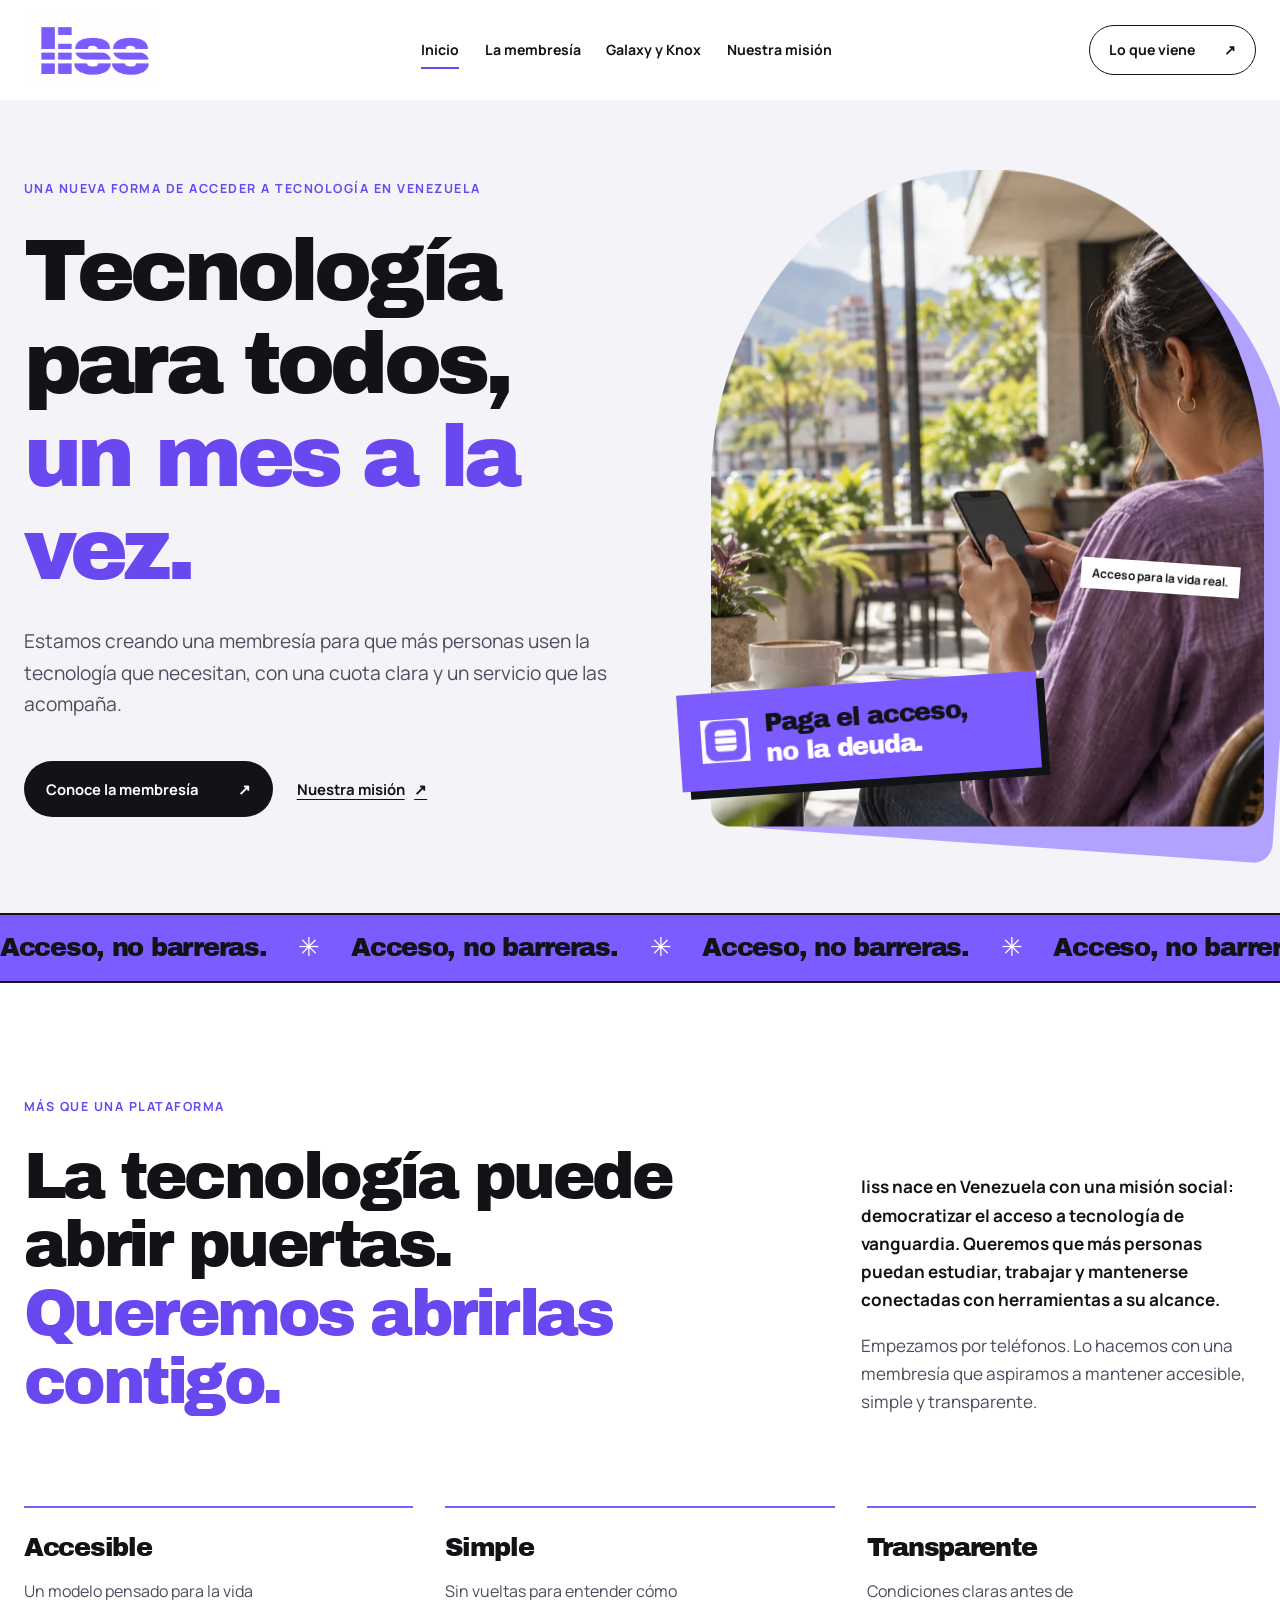
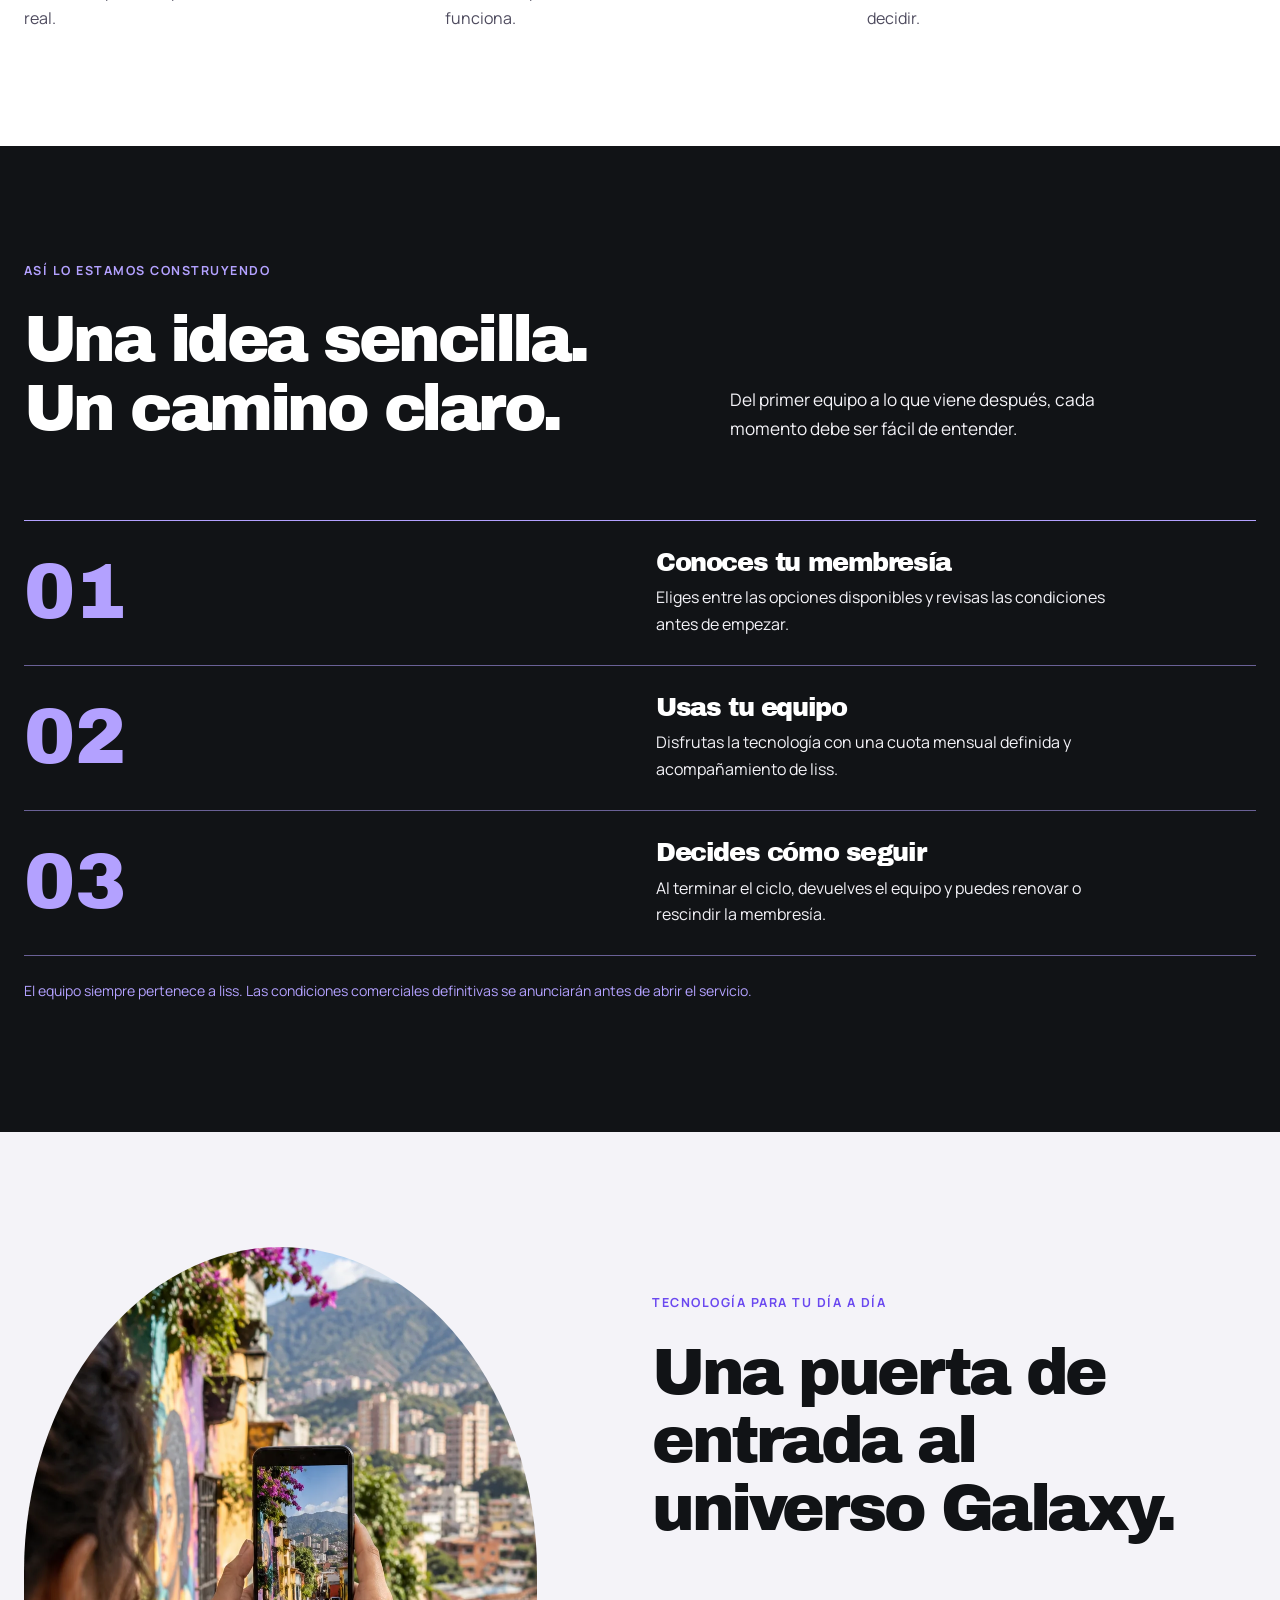
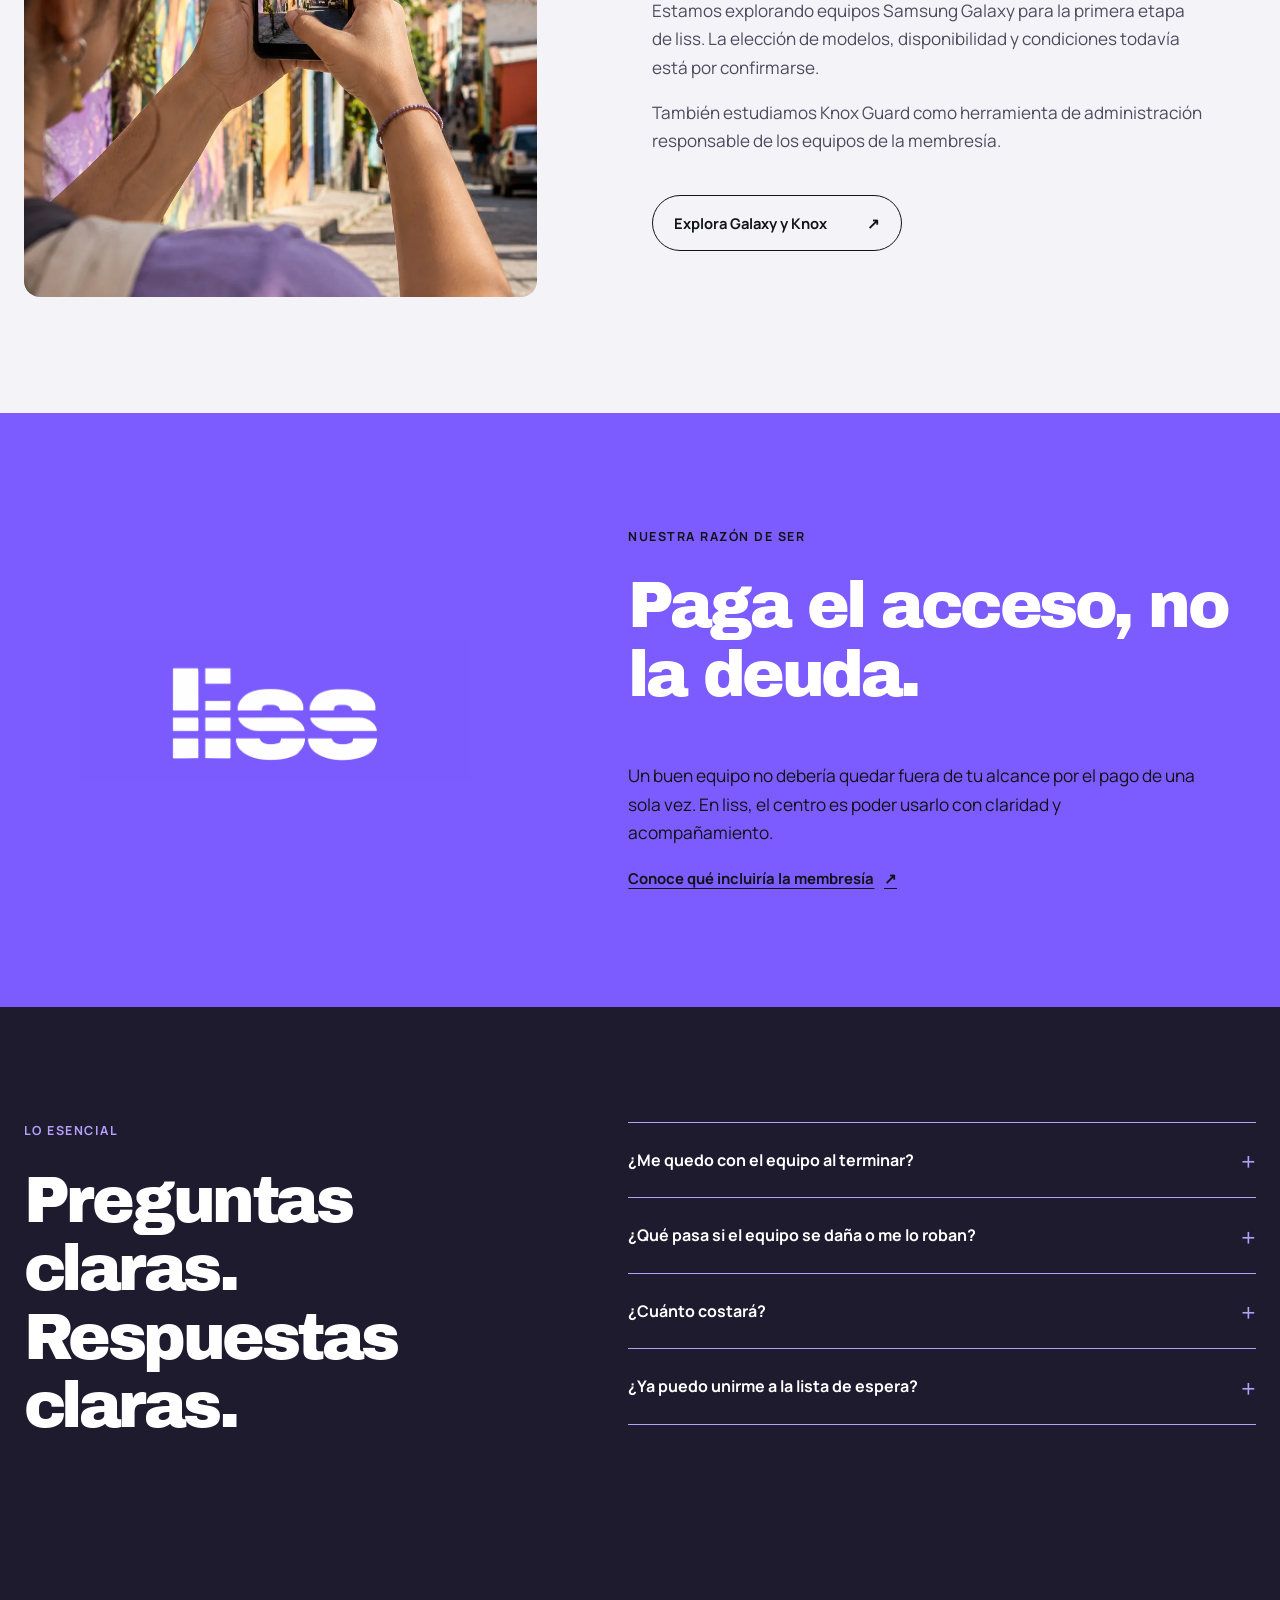
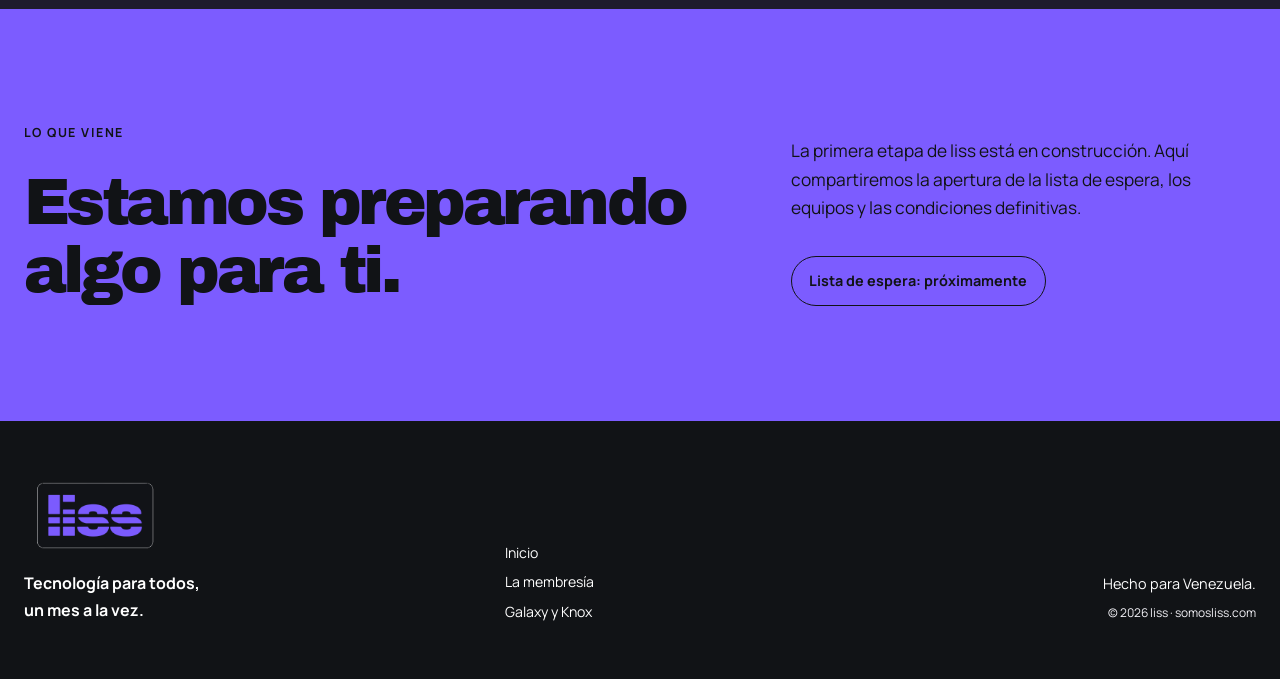
<file: index.html>
<!doctype html>
<html lang="es-VE">
  <head>
    <meta charset="utf-8">
    <meta name="viewport" content="width=device-width, initial-scale=1">
    <meta name="theme-color" content="#F4F3F8">
    <meta name="description" content="liss acerca la tecnología a más personas en Venezuela con una membresía accesible, simple y transparente. Tecnología para todos, un mes a la vez.">
    <meta name="robots" content="noindex, nofollow">
    <title>liss — Tecnología para todos, un mes a la vez.</title>
    <link rel="icon" type="image/png" href="assets/img/brand/isotipo.png">
    <link rel="preconnect" href="https://fonts.googleapis.com">
    <link rel="preconnect" href="https://fonts.gstatic.com" crossorigin>
    <link href="https://fonts.googleapis.com/css2?family=Archivo+Black&family=Manrope:wght@400;500;600;700&display=swap" rel="stylesheet">
    <link rel="stylesheet" href="assets/css/site.css">
    <script src="assets/js/site.js" defer></script>
  </head>
  <body>
    <a class="skip-link" href="#contenido">Ir al contenido</a>
    <div class="scroll-progress" aria-hidden="true"></div>
    <header class="site-header">
      <div class="container header-inner">
        <a class="brand" href="index.html" aria-label="liss, inicio"><img src="assets/img/brand/logo-sobre-blanco.png" width="147" height="80" alt="liss"></a>
        <button class="menu-toggle" type="button" aria-label="Abrir menú" aria-expanded="false" aria-controls="menu-principal"><img src="assets/img/brand/isotipo.png" width="42" height="42" alt=""></button>
        <nav class="main-nav" id="menu-principal" aria-label="Navegación principal">
          <a aria-current="page" href="index.html">Inicio</a>
          <a href="membresia.html">La membresía</a>
          <a href="galaxy-knox.html">Galaxy y Knox</a>
          <a href="#sobre-nosotros">Nuestra misión</a>
          <a class="nav-mobile-cta" href="#lista">Lo que viene</a>
        </nav>
        <a class="header-link" href="#lista">Lo que viene <span aria-hidden="true">↗</span></a>
      </div>
    </header>

    <main id="contenido">
      <section class="hero home-hero" aria-labelledby="hero-title">
        <div class="container hero-grid">
          <div class="hero-copy">
            <p class="eyebrow">Una nueva forma de acceder a tecnología en Venezuela</p>
            <h1 id="hero-title">Tecnología para todos, <span>un mes a la vez.</span></h1>
            <p class="hero-lead">Estamos creando una membresía para que más personas usen la tecnología que necesitan, con una cuota clara y un servicio que las acompaña.</p>
            <div class="hero-actions"><a class="button button-dark" href="membresia.html">Conoce la membresía <span aria-hidden="true">↗</span></a><a class="text-link" href="#sobre-nosotros">Nuestra misión <span aria-hidden="true">↗</span></a></div>
          </div>
          <div class="hero-visual" data-pointer-scene>
            <img src="assets/img/stock/vida-conectada.webp" width="1776" height="888" alt="Persona usando un teléfono en una cafetería de la ciudad; imagen ilustrativa" fetchpriority="high">
            <div class="hero-sticker"><img src="assets/img/brand/isotipo.png" width="54" height="54" alt=""><span>Paga el acceso,<br><strong>no la deuda.</strong></span></div>
            <span class="photo-caption">Acceso para la vida real.</span>
          </div>
        </div>
      </section>

      <section class="marquee-strip" aria-label="Principio de liss"><div class="marquee-track" aria-hidden="true"><span>Acceso, no barreras.</span><span>Acceso, no barreras.</span><span>Acceso, no barreras.</span><span>Acceso, no barreras.</span></div></section>

      <section class="section-pad mission-section" id="sobre-nosotros" aria-labelledby="mission-title">
        <div class="container mission-grid">
          <div><p class="eyebrow">Más que una plataforma</p><h2 id="mission-title">La tecnología puede abrir puertas. <span>Queremos abrirlas contigo.</span></h2></div>
          <div class="mission-copy"><p>liss nace en Venezuela con una misión social: democratizar el acceso a tecnología de vanguardia. Queremos que más personas puedan estudiar, trabajar y mantenerse conectadas con herramientas a su alcance.</p><p>Empezamos por teléfonos. Lo hacemos con una membresía que aspiramos a mantener accesible, simple y transparente.</p></div>
        </div>
        <div class="container value-line" aria-label="Nuestros principios"><div><span>Accesible</span><p>Un modelo pensado para la vida real.</p></div><div><span>Simple</span><p>Sin vueltas para entender cómo funciona.</p></div><div><span>Transparente</span><p>Condiciones claras antes de decidir.</p></div></div>
      </section>

      <section class="section-pad flow-section" aria-labelledby="flow-title">
        <div class="container"><div class="flow-heading"><p class="eyebrow">Así lo estamos construyendo</p><h2 id="flow-title">Una idea sencilla.<br>Un camino claro.</h2><p>Del primer equipo a lo que viene después, cada momento debe ser fácil de entender.</p></div><ol class="flow-list"><li><span class="flow-index">01</span><div><h3>Conoces tu membresía</h3><p>Eliges entre las opciones disponibles y revisas las condiciones antes de empezar.</p></div></li><li><span class="flow-index">02</span><div><h3>Usas tu equipo</h3><p>Disfrutas la tecnología con una cuota mensual definida y acompañamiento de liss.</p></div></li><li><span class="flow-index">03</span><div><h3>Decides cómo seguir</h3><p>Al terminar el ciclo, devuelves el equipo y puedes renovar o rescindir la membresía.</p></div></li></ol><p class="fine-print">El equipo siempre pertenece a liss. Las condiciones comerciales definitivas se anunciarán antes de abrir el servicio.</p></div>
      </section>

      <section class="section-pad feature-section" aria-labelledby="feature-title">
        <div class="container feature-grid"><div class="feature-image"><img src="assets/img/stock/galaxy-cotidiano.webp" width="1024" height="1536" loading="lazy" alt="Persona fotografiando una calle con un teléfono; imagen ilustrativa"></div><div class="feature-copy"><p class="eyebrow">Tecnología para tu día a día</p><h2 id="feature-title">Una puerta de entrada al universo Galaxy.</h2><p>Estamos explorando equipos Samsung Galaxy para la primera etapa de liss. La elección de modelos, disponibilidad y condiciones todavía está por confirmarse.</p><p>También estudiamos Knox Guard como herramienta de administración responsable de los equipos de la membresía.</p><a class="button button-outline" href="galaxy-knox.html">Explora Galaxy y Knox <span aria-hidden="true">↗</span></a></div></div>
      </section>

      <section class="section-pad purpose" aria-labelledby="purpose-title"><div class="container purpose-grid"><div class="purpose-mark"><img src="assets/img/brand/logo-principal.png" width="290" height="128" alt="liss"></div><div><p class="eyebrow">Nuestra razón de ser</p><h2 id="purpose-title">Paga el acceso, no la deuda.</h2><p>Un buen equipo no debería quedar fuera de tu alcance por el pago de una sola vez. En liss, el centro es poder usarlo con claridad y acompañamiento.</p><a class="text-link" href="membresia.html">Conoce qué incluiría la membresía <span aria-hidden="true">↗</span></a></div></div></section>

      <section class="section-pad faq-section" aria-labelledby="faq-title"><div class="container faq-grid"><div><p class="eyebrow">Lo esencial</p><h2 id="faq-title">Preguntas claras.<br>Respuestas claras.</h2></div><div class="faq-list"><details><summary>¿Me quedo con el equipo al terminar?</summary><p>No. El equipo pertenece a liss durante toda la membresía. Al finalizar el ciclo lo devuelves y puedes renovar o rescindir.</p></details><details><summary>¿Qué pasa si el equipo se daña o me lo roban?</summary><p>La propuesta contempla un seguro para daños y robo, sujeto a condiciones que publicaremos antes de abrir el servicio. Las reparaciones se gestionarán con liss; cualquier importe a tu cargo se cotizará y autorizará previamente.</p></details><details><summary>¿Cuánto costará?</summary><p>Estamos definiendo los montos y el alcance final del servicio. Los publicaremos antes de abrir membresías.</p></details><details><summary>¿Ya puedo unirme a la lista de espera?</summary><p>Todavía no. Estamos preparándola y anunciaremos su apertura aquí.</p></details></div></div></section>

      <section class="section-pad closing" id="lista" aria-labelledby="closing-title"><div class="container closing-grid"><div><p class="eyebrow">Lo que viene</p><h2 id="closing-title">Estamos preparando algo para ti.</h2></div><div><p>La primera etapa de liss está en construcción. Aquí compartiremos la apertura de la lista de espera, los equipos y las condiciones definitivas.</p><span class="status-tag">Lista de espera: próximamente</span></div></div></section>
    </main>

    <footer class="site-footer"><div class="container footer-grid"><div><a class="footer-brand" href="index.html" aria-label="liss, inicio"><img src="assets/img/brand/logo-negativo.png" width="145" height="80" alt="liss"></a><p>Tecnología para todos,<br>un mes a la vez.</p></div><nav aria-label="Navegación del pie"><a href="index.html">Inicio</a><a href="membresia.html">La membresía</a><a href="galaxy-knox.html">Galaxy y Knox</a></nav><div class="footer-meta"><span>Hecho para Venezuela.</span><small>© 2026 liss · somosliss.com</small></div></div></footer>
  </body>
</html>
</file>
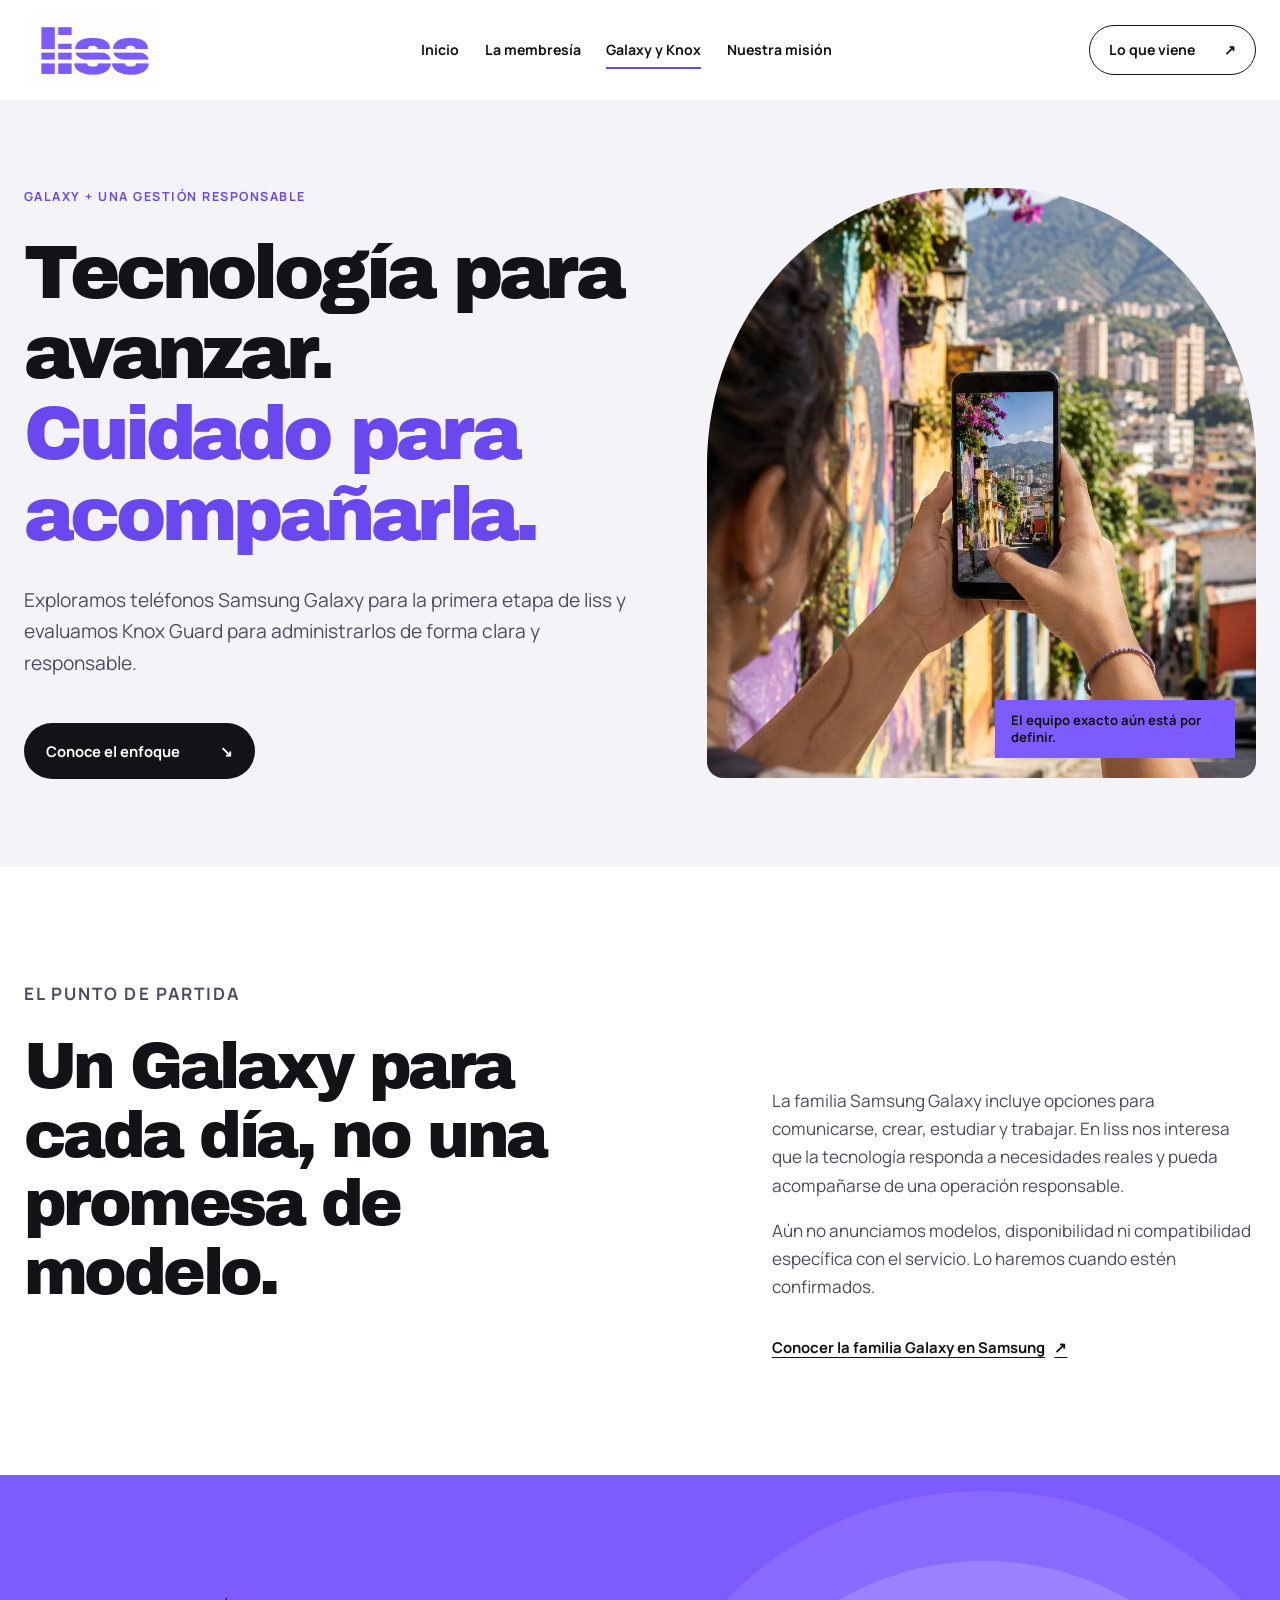
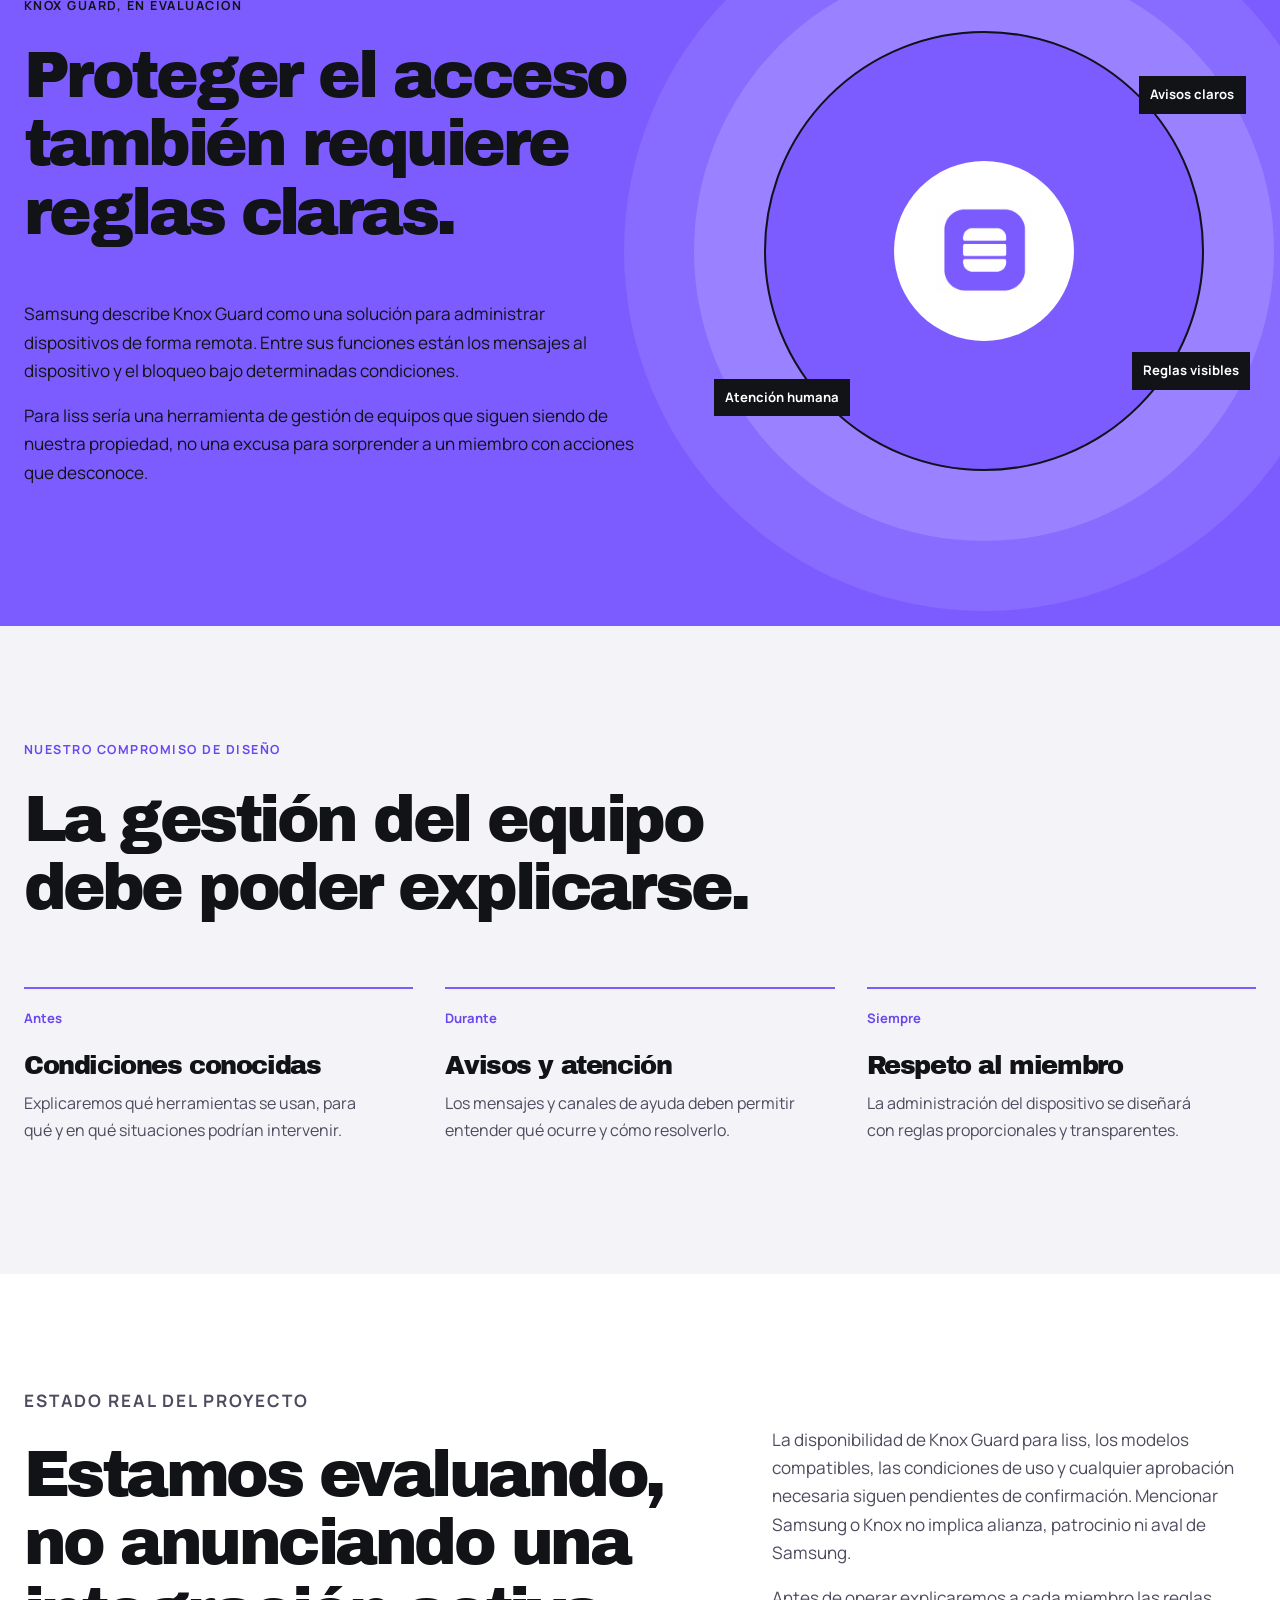
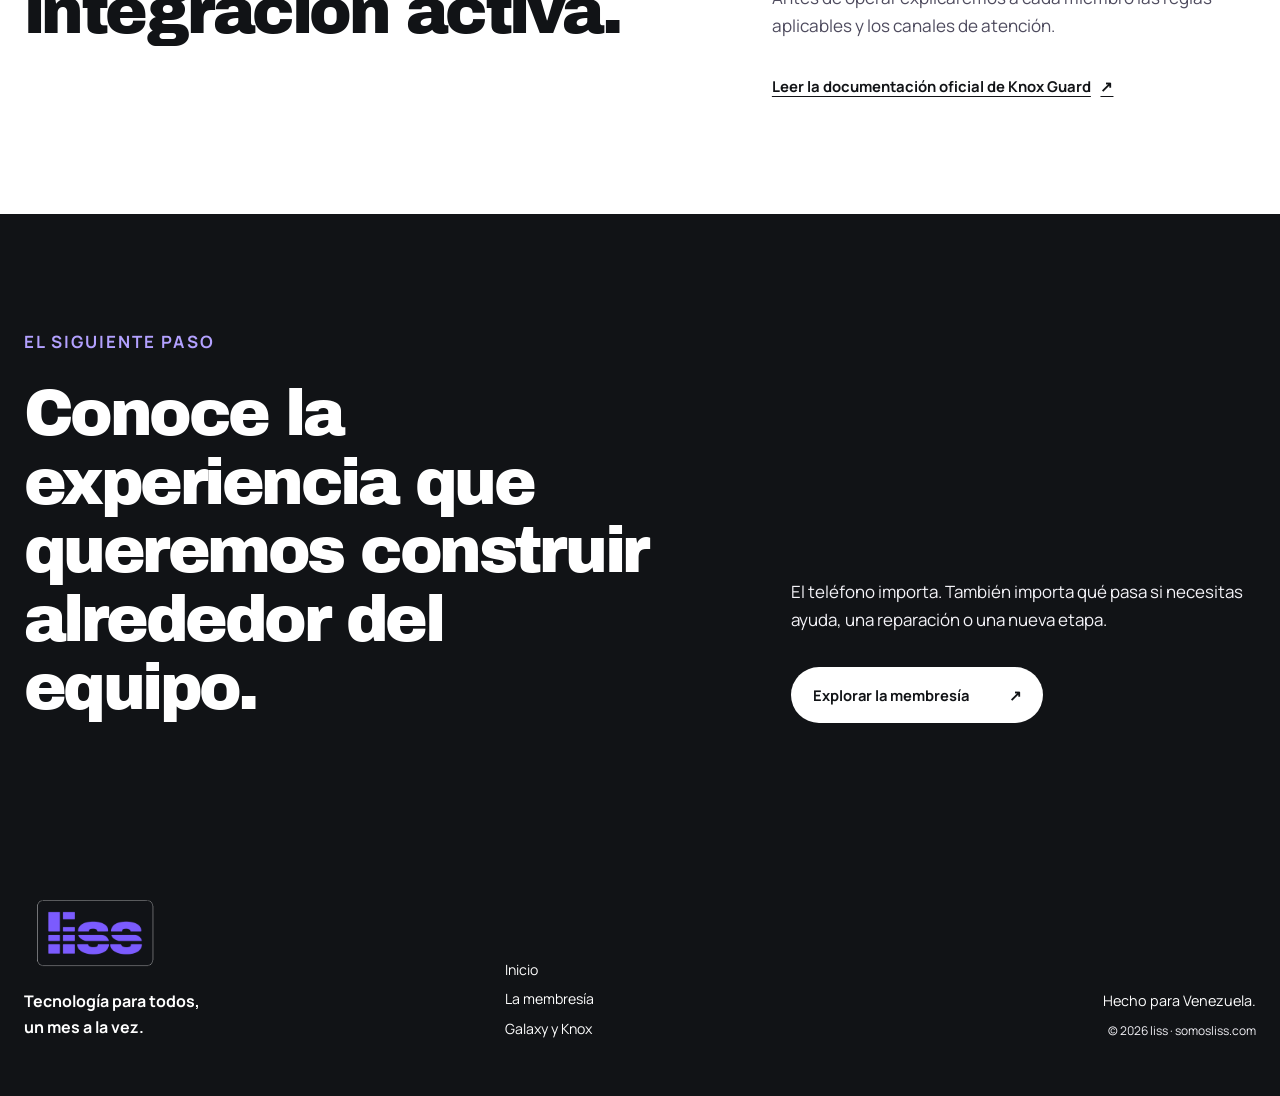
<file: galaxy-knox.html>
<!doctype html>
<html lang="es-VE">
  <head>
    <meta charset="utf-8">
    <meta name="viewport" content="width=device-width, initial-scale=1">
    <meta name="theme-color" content="#F4F3F8">
    <meta name="description" content="Conoce por qué liss explora Samsung Galaxy y cómo evalúa Knox Guard para administrar responsablemente los equipos de su membresía.">
    <meta name="robots" content="noindex, nofollow">
    <title>Galaxy y Knox — liss</title>
    <link rel="icon" type="image/png" href="assets/img/brand/isotipo.png">
    <link rel="preconnect" href="https://fonts.googleapis.com">
    <link rel="preconnect" href="https://fonts.gstatic.com" crossorigin>
    <link href="https://fonts.googleapis.com/css2?family=Archivo+Black&family=Manrope:wght@400;500;600;700&display=swap" rel="stylesheet">
    <link rel="stylesheet" href="assets/css/site.css">
    <script src="assets/js/site.js" defer></script>
  </head>
  <body>
    <a class="skip-link" href="#contenido">Ir al contenido</a><div class="scroll-progress" aria-hidden="true"></div>
    <header class="site-header"><div class="container header-inner"><a class="brand" href="index.html" aria-label="liss, inicio"><img src="assets/img/brand/logo-sobre-blanco.png" width="147" height="80" alt="liss"></a><button class="menu-toggle" type="button" aria-label="Abrir menú" aria-expanded="false" aria-controls="menu-principal"><img src="assets/img/brand/isotipo.png" width="42" height="42" alt=""></button><nav class="main-nav" id="menu-principal" aria-label="Navegación principal"><a href="index.html">Inicio</a><a href="membresia.html">La membresía</a><a aria-current="page" href="galaxy-knox.html">Galaxy y Knox</a><a href="index.html#sobre-nosotros">Nuestra misión</a><a class="nav-mobile-cta" href="index.html#lista">Lo que viene</a></nav><a class="header-link" href="index.html#lista">Lo que viene <span aria-hidden="true">↗</span></a></div></header>

    <main id="contenido">
      <section class="subhero galaxy-hero" aria-labelledby="galaxy-title"><div class="container subhero-grid"><div><p class="eyebrow">Galaxy + una gestión responsable</p><h1 id="galaxy-title">Tecnología para avanzar. <span>Cuidado para acompañarla.</span></h1><p class="hero-lead">Exploramos teléfonos Samsung Galaxy para la primera etapa de liss y evaluamos Knox Guard para administrarlos de forma clara y responsable.</p><a class="button button-dark" href="#galaxy">Conoce el enfoque <span aria-hidden="true">↘</span></a></div><div class="subhero-photo galaxy-photo"><img src="assets/img/stock/galaxy-cotidiano.webp" width="1024" height="1536" alt="Persona fotografiando la ciudad con un teléfono; imagen ilustrativa"><span class="photo-label">El equipo exacto aún está por definir.</span></div></div></section>

      <section class="section-pad galaxy-section" id="galaxy" aria-labelledby="galaxy-section-title"><div class="container galaxy-grid"><div><p class="eyebrow">El punto de partida</p><h2 id="galaxy-section-title">Un Galaxy para cada día, no una promesa de modelo.</h2></div><div><p>La familia Samsung Galaxy incluye opciones para comunicarse, crear, estudiar y trabajar. En liss nos interesa que la tecnología responda a necesidades reales y pueda acompañarse de una operación responsable.</p><p>Aún no anunciamos modelos, disponibilidad ni compatibilidad específica con el servicio. Lo haremos cuando estén confirmados.</p><a class="text-link" href="https://www.samsung.com/latin/smartphones/" target="_blank" rel="noopener noreferrer">Conocer la familia Galaxy en Samsung <span aria-hidden="true">↗</span></a></div></div></section>

      <section class="section-pad guard-section" aria-labelledby="guard-title"><div class="container guard-grid"><div class="guard-intro"><p class="eyebrow">Knox Guard, en evaluación</p><h2 id="guard-title">Proteger el acceso también requiere reglas claras.</h2><p>Samsung describe Knox Guard como una solución para administrar dispositivos de forma remota. Entre sus funciones están los mensajes al dispositivo y el bloqueo bajo determinadas condiciones.</p><p>Para liss sería una herramienta de gestión de equipos que siguen siendo de nuestra propiedad, no una excusa para sorprender a un miembro con acciones que desconoce.</p></div><div class="guard-visual" aria-hidden="true"><div class="guard-orbit"><span class="guard-core"><img src="assets/img/brand/isotipo.png" width="96" height="96" alt=""></span><span class="orbit-note orbit-one">Avisos claros</span><span class="orbit-note orbit-two">Reglas visibles</span><span class="orbit-note orbit-three">Atención humana</span></div></div></div></section>

      <section class="section-pad principles-section" aria-labelledby="principles-title"><div class="container"><div class="principles-head"><p class="eyebrow">Nuestro compromiso de diseño</p><h2 id="principles-title">La gestión del equipo debe poder explicarse.</h2></div><div class="principles-list"><div><span>Antes</span><h3>Condiciones conocidas</h3><p>Explicaremos qué herramientas se usan, para qué y en qué situaciones podrían intervenir.</p></div><div><span>Durante</span><h3>Avisos y atención</h3><p>Los mensajes y canales de ayuda deben permitir entender qué ocurre y cómo resolverlo.</p></div><div><span>Siempre</span><h3>Respeto al miembro</h3><p>La administración del dispositivo se diseñará con reglas proporcionales y transparentes.</p></div></div></div></section>

      <section class="section-pad truth-section" aria-labelledby="truth-title"><div class="container truth-grid"><div><p class="eyebrow">Estado real del proyecto</p><h2 id="truth-title">Estamos evaluando, no anunciando una integración activa.</h2></div><div><p>La disponibilidad de Knox Guard para liss, los modelos compatibles, las condiciones de uso y cualquier aprobación necesaria siguen pendientes de confirmación. Mencionar Samsung o Knox no implica alianza, patrocinio ni aval de Samsung.</p><p>Antes de operar explicaremos a cada miembro las reglas aplicables y los canales de atención.</p><a class="text-link" href="https://docs.samsungknox.com/admin/knox-guard/get-started/" target="_blank" rel="noopener noreferrer">Leer la documentación oficial de Knox Guard <span aria-hidden="true">↗</span></a></div></div></section>

      <section class="section-pad next-section" aria-labelledby="next-title"><div class="container next-grid"><div><p class="eyebrow">El siguiente paso</p><h2 id="next-title">Conoce la experiencia que queremos construir alrededor del equipo.</h2></div><div><p>El teléfono importa. También importa qué pasa si necesitas ayuda, una reparación o una nueva etapa.</p><a class="button button-light" href="membresia.html">Explorar la membresía <span aria-hidden="true">↗</span></a></div></div></section>
    </main>

    <footer class="site-footer"><div class="container footer-grid"><div><a class="footer-brand" href="index.html" aria-label="liss, inicio"><img src="assets/img/brand/logo-negativo.png" width="145" height="80" alt="liss"></a><p>Tecnología para todos,<br>un mes a la vez.</p></div><nav aria-label="Navegación del pie"><a href="index.html">Inicio</a><a href="membresia.html">La membresía</a><a href="galaxy-knox.html">Galaxy y Knox</a></nav><div class="footer-meta"><span>Hecho para Venezuela.</span><small>© 2026 liss · somosliss.com</small></div></div></footer>
  </body>
</html>
</file>
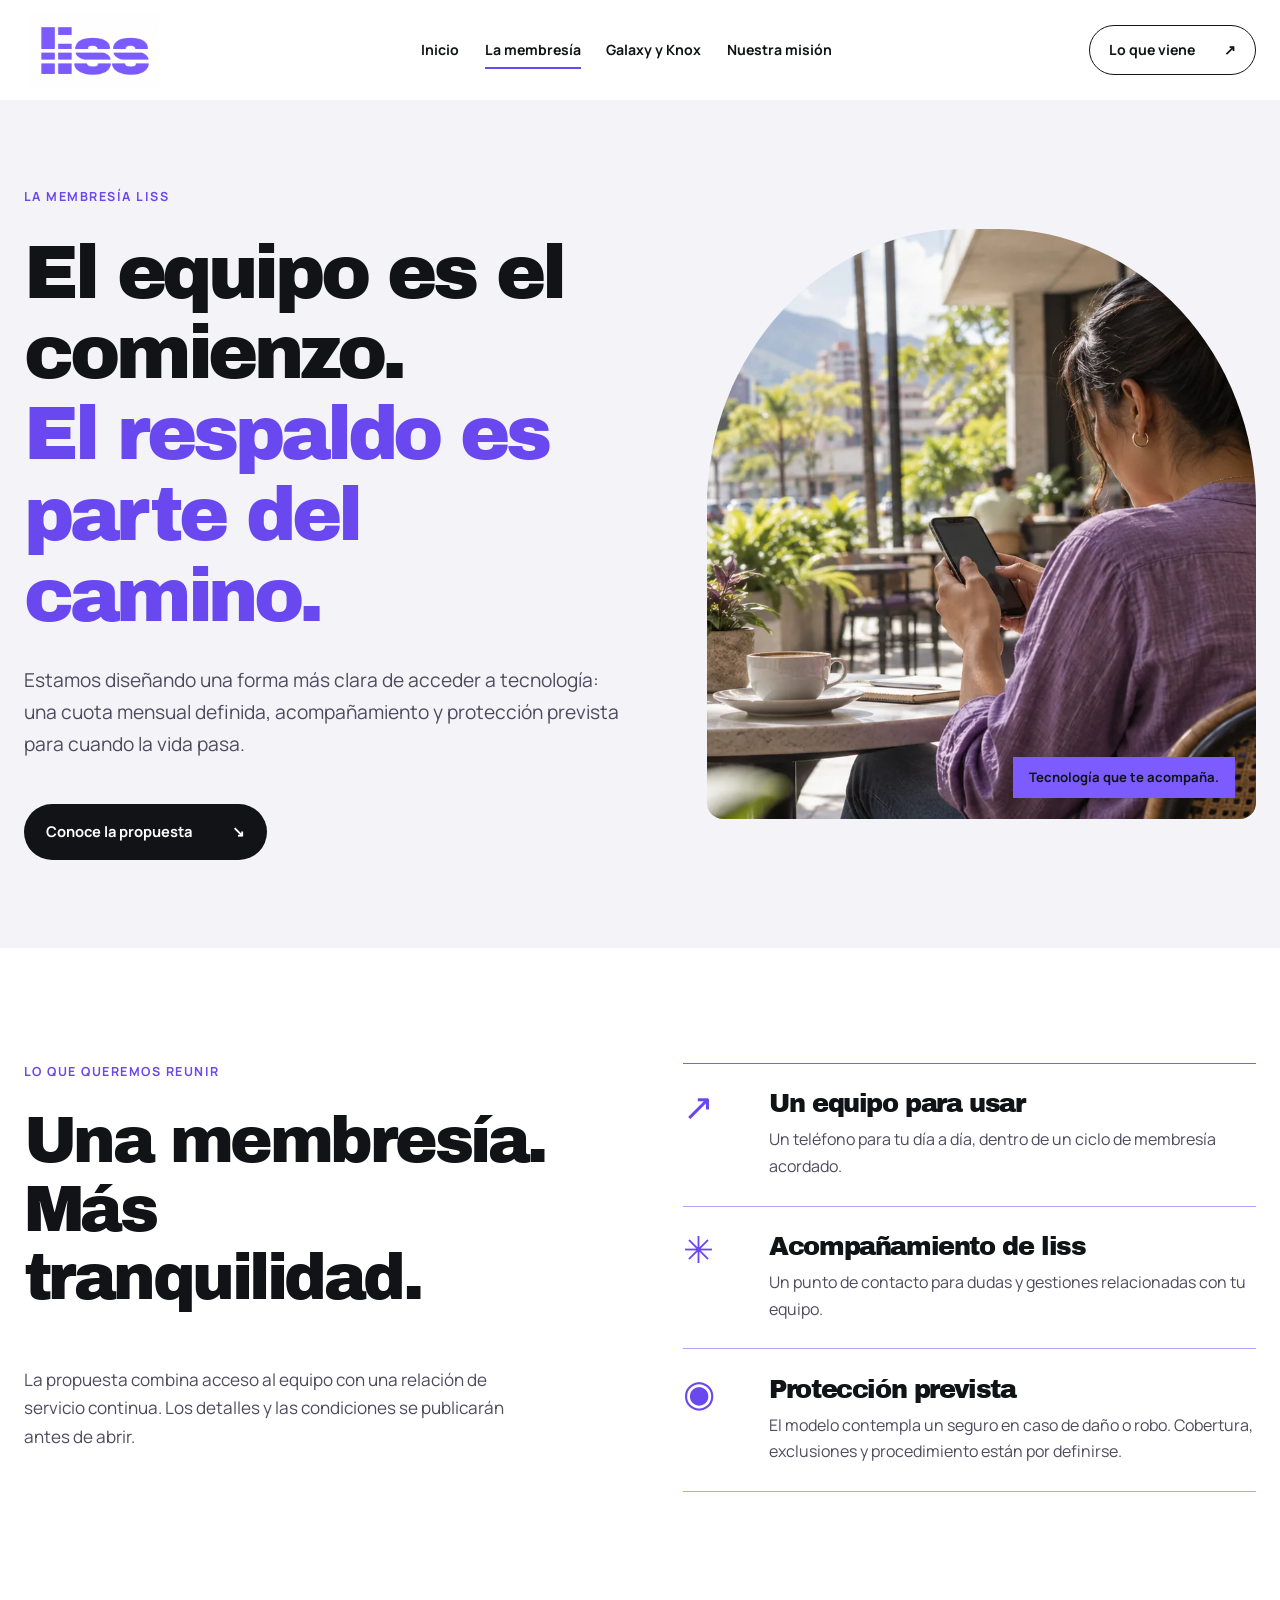
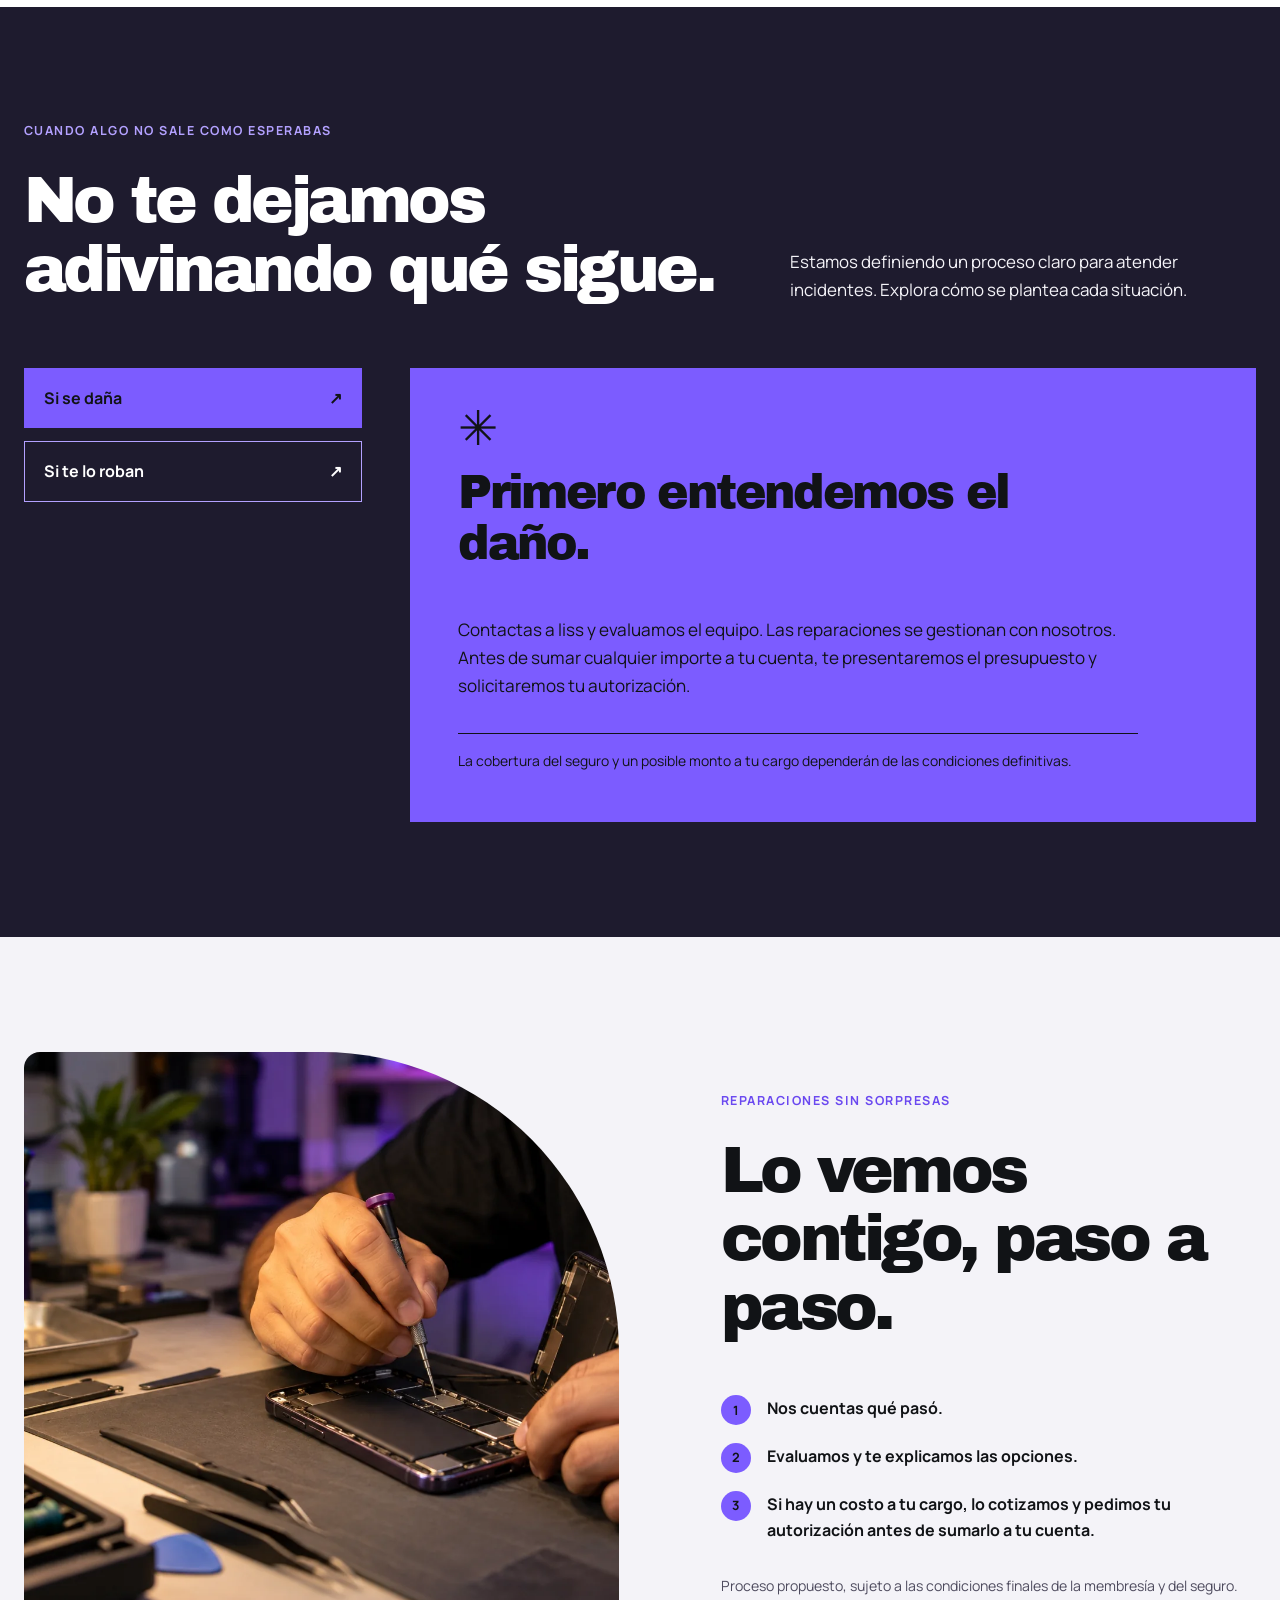
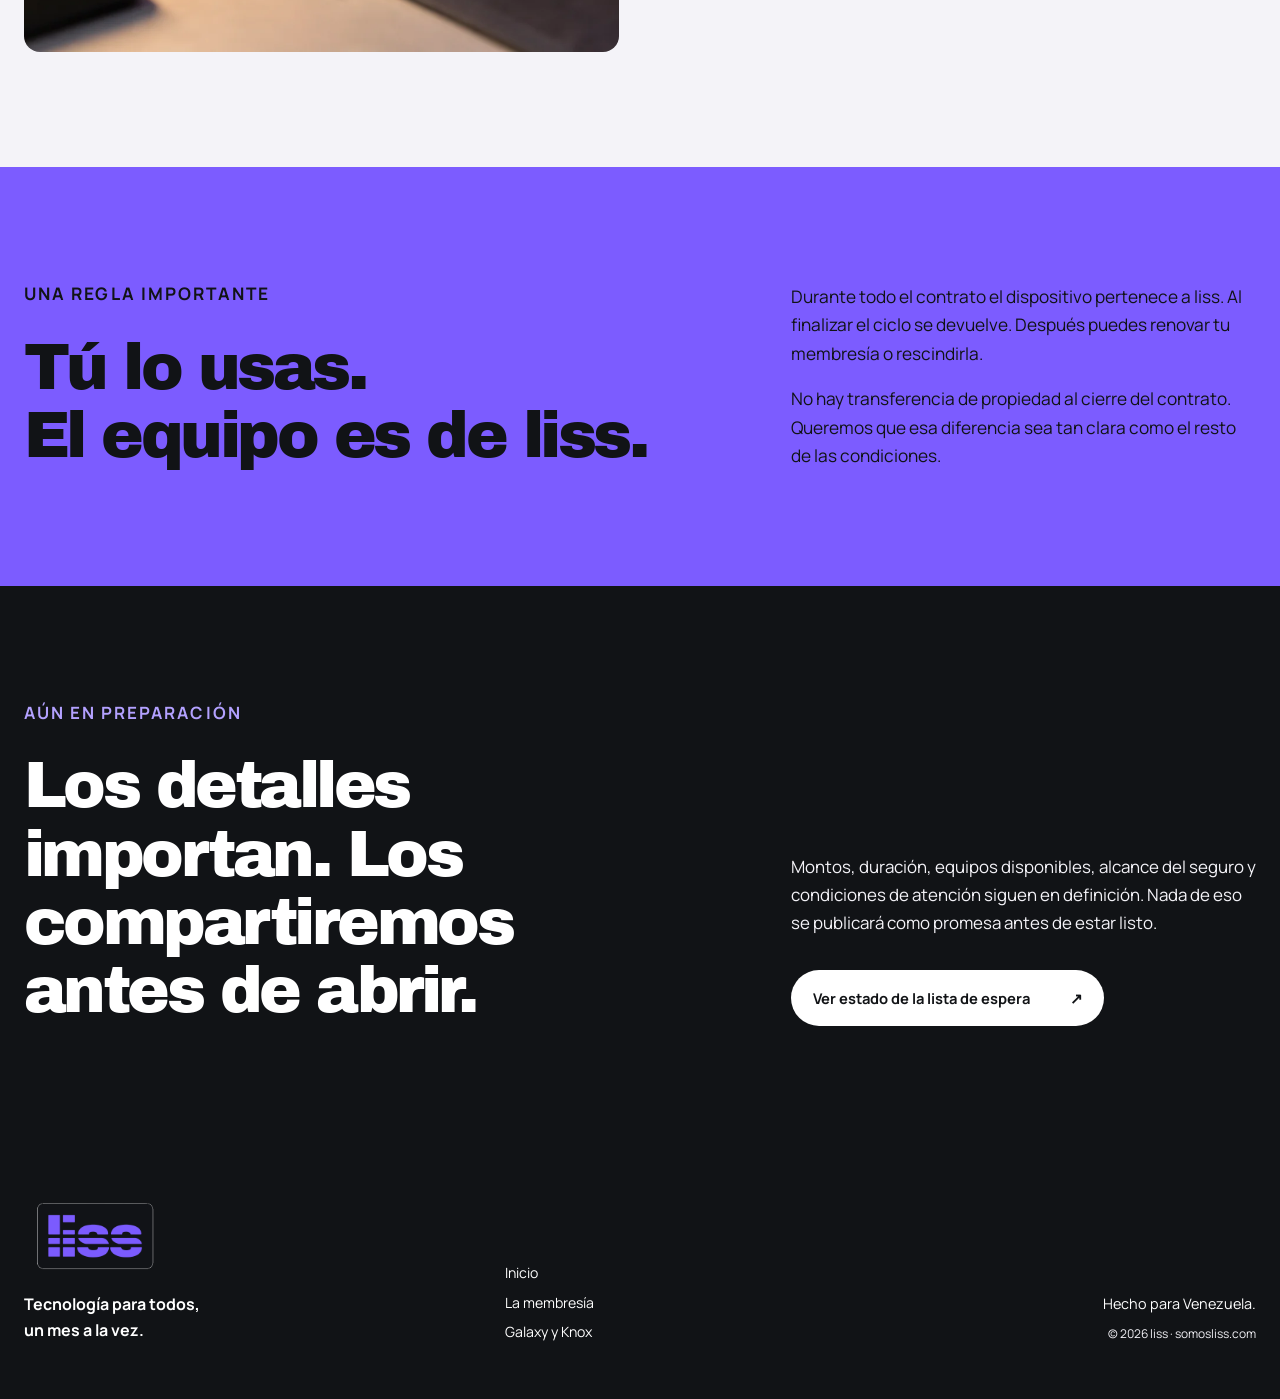
<file: membresia.html>
<!doctype html>
<html lang="es-VE">
  <head>
    <meta charset="utf-8">
    <meta name="viewport" content="width=device-width, initial-scale=1">
    <meta name="theme-color" content="#F4F3F8">
    <meta name="description" content="Conoce la propuesta de membresía liss: acceso a tecnología, acompañamiento, protección prevista y condiciones claras en Venezuela.">
    <meta name="robots" content="noindex, nofollow">
    <title>La membresía — liss</title>
    <link rel="icon" type="image/png" href="assets/img/brand/isotipo.png">
    <link rel="preconnect" href="https://fonts.googleapis.com">
    <link rel="preconnect" href="https://fonts.gstatic.com" crossorigin>
    <link href="https://fonts.googleapis.com/css2?family=Archivo+Black&family=Manrope:wght@400;500;600;700&display=swap" rel="stylesheet">
    <link rel="stylesheet" href="assets/css/site.css">
    <script src="assets/js/site.js" defer></script>
  </head>
  <body>
    <a class="skip-link" href="#contenido">Ir al contenido</a><div class="scroll-progress" aria-hidden="true"></div>
    <header class="site-header"><div class="container header-inner"><a class="brand" href="index.html" aria-label="liss, inicio"><img src="assets/img/brand/logo-sobre-blanco.png" width="147" height="80" alt="liss"></a><button class="menu-toggle" type="button" aria-label="Abrir menú" aria-expanded="false" aria-controls="menu-principal"><img src="assets/img/brand/isotipo.png" width="42" height="42" alt=""></button><nav class="main-nav" id="menu-principal" aria-label="Navegación principal"><a href="index.html">Inicio</a><a aria-current="page" href="membresia.html">La membresía</a><a href="galaxy-knox.html">Galaxy y Knox</a><a href="index.html#sobre-nosotros">Nuestra misión</a><a class="nav-mobile-cta" href="index.html#lista">Lo que viene</a></nav><a class="header-link" href="index.html#lista">Lo que viene <span aria-hidden="true">↗</span></a></div></header>

    <main id="contenido">
      <section class="subhero membership-hero" aria-labelledby="membership-title"><div class="container subhero-grid"><div><p class="eyebrow">La membresía liss</p><h1 id="membership-title">El equipo es el comienzo. <span>El respaldo es parte del camino.</span></h1><p class="hero-lead">Estamos diseñando una forma más clara de acceder a tecnología: una cuota mensual definida, acompañamiento y protección prevista para cuando la vida pasa.</p><a class="button button-dark" href="#incluye">Conoce la propuesta <span aria-hidden="true">↘</span></a></div><div class="subhero-photo membership-photo"><img src="assets/img/stock/vida-conectada.webp" width="1776" height="888" alt="Persona usando un teléfono en una cafetería; imagen ilustrativa"><span class="photo-label">Tecnología que te acompaña.</span></div></div></section>

      <section class="section-pad includes-section" id="incluye" aria-labelledby="includes-title"><div class="container includes-grid"><div><p class="eyebrow">Lo que queremos reunir</p><h2 id="includes-title">Una membresía.<br>Más tranquilidad.</h2><p>La propuesta combina acceso al equipo con una relación de servicio continua. Los detalles y las condiciones se publicarán antes de abrir.</p></div><div class="includes-list"><div><span class="include-symbol" aria-hidden="true">↗</span><div><h3>Un equipo para usar</h3><p>Un teléfono para tu día a día, dentro de un ciclo de membresía acordado.</p></div></div><div><span class="include-symbol" aria-hidden="true">✳</span><div><h3>Acompañamiento de liss</h3><p>Un punto de contacto para dudas y gestiones relacionadas con tu equipo.</p></div></div><div><span class="include-symbol" aria-hidden="true">◉</span><div><h3>Protección prevista</h3><p>El modelo contempla un seguro en caso de daño o robo. Cobertura, exclusiones y procedimiento están por definirse.</p></div></div></div></div></section>

      <section class="section-pad incident-section" aria-labelledby="incident-title"><div class="container"><div class="incident-head"><div><p class="eyebrow">Cuando algo no sale como esperabas</p><h2 id="incident-title">No te dejamos adivinando qué sigue.</h2></div><p>Estamos definiendo un proceso claro para atender incidentes. Explora cómo se plantea cada situación.</p></div><div class="case-switcher" data-case-switcher><div class="case-controls" aria-label="Tipos de incidente"><button type="button" data-case-button="dano" aria-pressed="true">Si se daña <span aria-hidden="true">↗</span></button><button type="button" data-case-button="robo" aria-pressed="false">Si te lo roban <span aria-hidden="true">↗</span></button></div><div class="case-content"><div class="case-panel" data-case-panel="dano"><span class="case-mark" aria-hidden="true">✳</span><h3>Primero entendemos el daño.</h3><p>Contactas a liss y evaluamos el equipo. Las reparaciones se gestionan con nosotros. Antes de sumar cualquier importe a tu cuenta, te presentaremos el presupuesto y solicitaremos tu autorización.</p><p class="case-caveat">La cobertura del seguro y un posible monto a tu cargo dependerán de las condiciones definitivas.</p></div><div class="case-panel" data-case-panel="robo"><span class="case-mark" aria-hidden="true">◎</span><h3>Te ayudamos a seguir el proceso.</h3><p>Nos informas lo ocurrido y te indicamos los pasos para tramitar el incidente. El seguro previsto contempla robo, sujeto a sus requisitos, cobertura y exclusiones definitivas.</p><p class="case-caveat">No prometemos reemplazo automático ni una cobertura ilimitada.</p></div></div></div></div></section>

      <section class="section-pad repair-section" aria-labelledby="repair-title"><div class="container repair-grid"><div class="repair-photo"><img src="assets/img/stock/reparacion.webp" width="1536" height="1024" loading="lazy" alt="Técnico trabajando en la reparación de un teléfono; imagen ilustrativa"></div><div class="repair-copy"><p class="eyebrow">Reparaciones sin sorpresas</p><h2 id="repair-title">Lo vemos contigo, paso a paso.</h2><ol><li><span>1</span>Nos cuentas qué pasó.</li><li><span>2</span>Evaluamos y te explicamos las opciones.</li><li><span>3</span>Si hay un costo a tu cargo, lo cotizamos y pedimos tu autorización antes de sumarlo a tu cuenta.</li></ol><p class="fine-print">Proceso propuesto, sujeto a las condiciones finales de la membresía y del seguro.</p></div></div></section>

      <section class="section-pad ownership-section" aria-labelledby="ownership-title"><div class="container ownership-grid"><div><p class="eyebrow">Una regla importante</p><h2 id="ownership-title">Tú lo usas.<br>El equipo es de liss.</h2></div><div><p>Durante todo el contrato el dispositivo pertenece a liss. Al finalizar el ciclo se devuelve. Después puedes renovar tu membresía o rescindirla.</p><p>No hay transferencia de propiedad al cierre del contrato. Queremos que esa diferencia sea tan clara como el resto de las condiciones.</p></div></div></section>

      <section class="section-pad next-section" aria-labelledby="next-title"><div class="container next-grid"><div><p class="eyebrow">Aún en preparación</p><h2 id="next-title">Los detalles importan. Los compartiremos antes de abrir.</h2></div><div><p>Montos, duración, equipos disponibles, alcance del seguro y condiciones de atención siguen en definición. Nada de eso se publicará como promesa antes de estar listo.</p><a class="button button-light" href="index.html#lista">Ver estado de la lista de espera <span aria-hidden="true">↗</span></a></div></div></section>
    </main>

    <footer class="site-footer"><div class="container footer-grid"><div><a class="footer-brand" href="index.html" aria-label="liss, inicio"><img src="assets/img/brand/logo-negativo.png" width="145" height="80" alt="liss"></a><p>Tecnología para todos,<br>un mes a la vez.</p></div><nav aria-label="Navegación del pie"><a href="index.html">Inicio</a><a href="membresia.html">La membresía</a><a href="galaxy-knox.html">Galaxy y Knox</a></nav><div class="footer-meta"><span>Hecho para Venezuela.</span><small>© 2026 liss · somosliss.com</small></div></div></footer>
  </body>
</html>
</file>
<file: assets/css/site.css>
:root {
  --violeta:#7c5cff;
  --profundo:#6a48f0;
  --lavanda:#b3a1ff;
  --tinta:#111316;
  --noche:#1e1b2e;
  --gris:#4e4b5e;
  --niebla:#f4f3f8;
  --blanco:#fff;
  --display:"Archivo Black","Arial Black",Arial,sans-serif;
  --body:Manrope,Arial,sans-serif
}

*,*::before,*::after {
  box-sizing:border-box
}

html {
  scroll-behavior:smooth
}

body {
  margin:0;
  background:var(--niebla);
  color:var(--tinta);
  font:400 1rem/1.65 var(--body)
}

img {
  display:block;
  max-width:100%;
  height:auto
}

a {
  color:inherit
}

button {
  font:inherit
}

h1,h2,h3,p {
  margin-top:0
}

h1,h2,h3 {
  font-family:var(--display);
  font-weight:400;
  letter-spacing:-.055em;
  line-height:1.07
}

h1 {
  font-size:clamp(3.25rem,6.8vw,7.2rem)
}

h2 {
  font-size:clamp(2.5rem,5vw,5.2rem)
}

h3 {
  font-size:clamp(1.35rem,2vw,1.9rem)
}

:focus-visible {
  outline:3px solid var(--profundo);
  outline-offset:5px
}

[hidden] {
  display:none!important
}

.container {
  width:min(100% - 3rem,1280px);
  margin-inline:auto
}

.section-pad {
  padding-block:clamp(5rem,9vw,9rem)
}

.eyebrow {
  margin-bottom:1.7rem;
  color:var(--profundo);
  font-size:.78rem;
  font-weight:700;
  line-height:1.4;
  letter-spacing:.12em;
  text-transform:uppercase
}

.fine-print {
  font-size:.88rem;
  line-height:1.6
}

.skip-link {
  position:absolute;
  z-index:100;
  top:-100px;
  left:1rem;
  padding:.6rem 1rem;
  background:var(--tinta);
  color:var(--blanco)
}

.skip-link:focus {
  top:1rem
}

.scroll-progress {
  position:fixed;
  z-index:100;
  top:0;
  left:0;
  width:var(--scroll-progress,0%);
  height:4px;
  background:var(--violeta);
  pointer-events:none
}

.site-header {
  position:relative;
  z-index:50;
  background:var(--blanco)
}

.header-inner {
  display:flex;
  align-items:center;
  justify-content:space-between;
  gap:2rem;
  min-height:100px
}

.brand,.footer-brand {
  display:block;
  flex:none
}

.brand img {
  width:140px
}

.main-nav {
  display:flex;
  align-items:center;
  gap:clamp(1rem,2vw,2.5rem)
}

.main-nav a,.header-link {
  font-size:.88rem;
  font-weight:700;
  text-decoration:none;
  white-space:nowrap
}

.main-nav a {
  position:relative
}

.main-nav a:not(.nav-mobile-cta)::after {
  content:"";
  position:absolute;
  right:0;
  bottom:-.45rem;
  left:0;
  height:2px;
  background:var(--profundo);
  transform:scaleX(0);
  transform-origin:left;
  transition:transform .25s ease
}

.main-nav a:hover::after,.main-nav a[aria-current="page"]::after {
  transform:scaleX(1)
}

.header-link {
  display:inline-flex;
  align-items:center;
  gap:1.8rem;
  padding:.75rem 1.2rem;
  border:1px solid var(--tinta);
  border-radius:999px;
  transition:background .2s,color .2s
}

.header-link:hover {
  background:var(--tinta);
  color:var(--blanco)
}

.nav-mobile-cta,.menu-toggle {
  display:none
}

.button {
  display:inline-flex;
  align-items:center;
  justify-content:space-between;
  gap:2.5rem;
  min-height:56px;
  padding:.85rem 1.3rem;
  border:1px solid transparent;
  border-radius:999px;
  font-size:.92rem;
  font-weight:700;
  line-height:1.25;
  text-decoration:none;
  transition:transform .25s,background .25s,color .25s
}

.button:hover {
  transform:translateY(-3px)
}

.button-dark {
  background:var(--tinta);
  color:var(--blanco)
}

.button-dark:hover {
  background:var(--noche)
}

.button-outline {
  border-color:var(--tinta)
}

.button-outline:hover {
  background:var(--tinta);
  color:var(--blanco)
}

.button-light {
  background:var(--blanco);
  color:var(--tinta)
}

.button-light:hover {
  background:var(--niebla)
}

.text-link {
  display:inline-flex;
  gap:.6rem;
  align-items:center;
  font-size:.93rem;
  font-weight:700;
  text-decoration-thickness:1px;
  text-underline-offset:.3em
}

.text-link span {
  transition:transform .25s
}

.text-link:hover span {
  transform:translate(3px,-3px)
}

.hero {
  overflow:hidden
}

.hero-grid {
  display:grid;
  grid-template-columns:minmax(0,1.08fr) minmax(0,.92fr);
  align-items:center;
  gap:clamp(3rem,5vw,6rem);
  min-height:660px;
  padding-block:5rem 6rem
}

.hero-copy h1 {
  max-width:760px;
  margin-bottom:1.8rem
}

.hero-copy h1 span,.subhero h1 span {
  display:block;
  color:var(--profundo)
}

.hero-lead {
  max-width:610px;
  color:var(--gris);
  font-size:clamp(1.1rem,1.5vw,1.32rem);
  line-height:1.65
}

.hero-actions {
  display:flex;
  align-items:center;
  flex-wrap:wrap;
  gap:1.5rem;
  margin-top:2.5rem
}

.hero-visual {
  position:relative;
  min-height:590px;
  align-self:stretch;
  isolation:isolate
}

.hero-visual::before {
  content:"";
  position:absolute;
  z-index:-1;
  inset:2rem -2.4rem -1.8rem 2.4rem;
  background:var(--lavanda);
  border-radius:48% 48% 1.2rem 1.2rem;
  transform:rotate(4deg)
}

.hero-visual>img {
  width:100%;
  height:100%;
  min-height:590px;
  object-fit:cover;
  object-position:61% center;
  border-radius:48% 48% 1.2rem 1.2rem;
  transform:scale(1.03) translate3d(var(--pointer-x,0px),var(--pointer-y,0px),0);
  transition:transform .55s ease
}

.hero-sticker {
  position:absolute;
  left:-2.5rem;
  bottom:2.3rem;
  display:flex;
  align-items:center;
  gap:1rem;
  width:min(84%,360px);
  padding:1.2rem 1.4rem;
  background:var(--violeta);
  box-shadow:8px 8px 0 var(--tinta);
  transform:rotate(-4deg);
  font-family:var(--display);
  font-size:clamp(1.3rem,2vw,2.15rem);
  line-height:1.15;
  letter-spacing:-.05em
}

.hero-sticker img {
  width:48px;
  flex:none
}

.hero-sticker strong {
  color:var(--blanco);
  font:inherit
}

.photo-caption {
  position:absolute;
  right:1rem;
  top:60%;
  padding:.35rem .7rem;
  background:var(--blanco);
  font-size:.75rem;
  font-weight:700;
  transform:rotate(4deg)
}

.marquee-strip {
  overflow:hidden;
  padding:1.1rem 0;
  background:var(--violeta);
  border-block:2px solid var(--tinta)
}

.marquee-track {
  display:flex;
  justify-content:space-around;
  gap:2rem;
  min-width:100%;
  white-space:nowrap
}

.marquee-track span {
  font-family:var(--display);
  font-size:clamp(1.1rem,2vw,1.9rem);
  line-height:1.2;
  letter-spacing:-.05em
}

.marquee-track span::after {
  content:"✳";
  margin-left:2rem;
  color:var(--blanco)
}

.mission-section {
  background:var(--blanco)
}

.mission-grid {
  display:grid;
  grid-template-columns:1.3fr .7fr;
  gap:clamp(3rem,8vw,9rem);
  align-items:end
}

.mission-grid h2 {
  max-width:820px;
  margin-bottom:0
}

.mission-grid h2 span {
  color:var(--profundo)
}

.mission-copy p {
  color:var(--gris);
  font-size:1.07rem
}

.mission-copy p:first-child {
  color:var(--tinta);
  font-weight:700
}

.mission-copy p:last-child {
  margin-bottom:0
}

.value-line {
  display:grid;
  grid-template-columns:repeat(3,1fr);
  gap:2rem;
  margin-top:clamp(4rem,7vw,7rem)
}

.value-line>div {
  padding-top:1.2rem;
  border-top:2px solid var(--violeta)
}

.value-line span {
  font-family:var(--display);
  font-size:clamp(1.25rem,2vw,1.8rem);
  letter-spacing:-.05em
}

.value-line p {
  max-width:260px;
  margin:.55rem 0 0;
  color:var(--gris)
}

.flow-section {
  background:var(--tinta);
  color:var(--blanco)
}

.flow-section .eyebrow,.faq-section .eyebrow {
  color:var(--lavanda)
}

.flow-heading {
  display:grid;
  grid-template-columns:1.1fr .9fr;
  gap:0 4rem
}

.flow-heading .eyebrow {
  grid-column:1/-1
}

.flow-heading h2 {
  margin-bottom:0
}

.flow-heading>p:last-child {
  align-self:end;
  max-width:380px;
  margin:0;
  color:var(--niebla);
  font-size:1.08rem
}

.flow-list {
  margin:clamp(3rem,6vw,6rem) 0 1.5rem;
  padding:0;
  list-style:none;
  border-top:1px solid var(--lavanda)
}

.flow-list li {
  display:grid;
  grid-template-columns:1fr 1fr;
  gap:2rem;
  align-items:center;
  padding:1.75rem 0;
  border-bottom:1px solid rgba(179,161,255,.55)
}

.flow-index {
  color:var(--lavanda);
  font-family:var(--display);
  font-size:clamp(3rem,6vw,6rem);
  line-height:1
}

.flow-list h3 {
  margin-bottom:.5rem
}

.flow-list p {
  max-width:470px;
  margin:0;
  color:var(--niebla)
}

.flow-section .fine-print {
  max-width:750px;
  color:var(--lavanda)
}

.feature-section {
  background:var(--niebla)
}

.feature-grid {
  display:grid;
  grid-template-columns:.85fr 1fr;
  align-items:center;
  gap:clamp(3rem,9vw,10rem)
}

.feature-image {
  height:min(70vw,650px);
  min-height:450px;
  overflow:hidden;
  border-radius:50% 50% 1rem 1rem;
  background:var(--lavanda)
}

.feature-image img {
  width:100%;
  height:100%;
  object-fit:cover
}

.feature-copy h2 {
  max-width:660px
}

.feature-copy p:not(.eyebrow) {
  max-width:550px;
  color:var(--gris);
  font-size:1.07rem
}

.feature-copy .button {
  margin-top:1.4rem
}

.purpose {
  background:var(--violeta)
}

.purpose-grid {
  display:grid;
  grid-template-columns:.8fr 1fr;
  align-items:center;
  gap:clamp(3rem,8vw,8rem)
}

.purpose-mark {
  display:flex;
  align-items:center;
  justify-content:center;
  min-height:260px;
  padding:0;
  background:transparent
}

.purpose-mark img {
  width:min(85%,390px)
}

.purpose .eyebrow {
  color:var(--tinta)
}

.purpose h2 {
  max-width:650px;
  color:var(--blanco)
}

.purpose p:not(.eyebrow) {
  max-width:570px;
  font-size:1.08rem
}

.faq-section {
  background:var(--noche);
  color:var(--blanco)
}

.faq-grid {
  display:grid;
  grid-template-columns:.8fr 1fr;
  gap:clamp(3rem,8vw,8rem)
}

.faq-list {
  border-top:1px solid var(--lavanda)
}

.faq-list details {
  border-bottom:1px solid var(--lavanda)
}

.faq-list summary {
  position:relative;
  cursor:pointer;
  padding:1.5rem 2.2rem 1.5rem 0;
  font-weight:700;
  list-style:none
}

.faq-list summary::-webkit-details-marker {
  display:none
}

.faq-list summary::after {
  content:"+";
  position:absolute;
  top:1.15rem;
  right:0;
  color:var(--lavanda);
  font-size:1.6rem;
  font-weight:400
}

.faq-list details[open] summary::after {
  content:"−"
}

.faq-list details p {
  max-width:600px;
  padding-right:1rem;
  color:var(--niebla)
}

.closing {
  background:var(--violeta)
}

.closing .eyebrow {
  color:var(--tinta)
}

.closing-grid {
  display:grid;
  grid-template-columns:1fr .7fr;
  align-items:end;
  gap:clamp(2rem,8vw,8rem)
}

.closing h2 {
  margin:0
}

.closing-grid>div:last-child p {
  max-width:500px;
  font-size:1.08rem
}

.status-tag {
  display:inline-block;
  margin-top:1rem;
  padding:.75rem 1.1rem;
  border:1px solid var(--tinta);
  border-radius:999px;
  font-size:.9rem;
  font-weight:700
}

.site-footer {
  padding-block:3.5rem;
  background:var(--tinta);
  color:var(--blanco)
}

.footer-grid {
  display:grid;
  grid-template-columns:1fr .6fr 1fr;
  gap:2rem;
  align-items:end
}

.footer-brand img {
  width:145px
}

.footer-grid p {
  margin:1rem 0 0;
  font-weight:700
}

.footer-grid nav {
  display:grid;
  gap:.4rem
}

.footer-grid nav a {
  width:max-content;
  font-size:.88rem;
  text-decoration:none
}

.footer-grid nav a:hover {
  text-decoration:underline;
  text-underline-offset:.3em
}

.footer-meta {
  display:flex;
  flex-direction:column;
  align-items:flex-end;
  font-size:.9rem
}

.footer-meta small {
  margin-top:.5rem;
  color:var(--niebla)
}

.subhero {
  overflow:hidden
}

.subhero-grid {
  display:grid;
  grid-template-columns:1.05fr .95fr;
  align-items:center;
  gap:clamp(3rem,6vw,7rem);
  min-height:640px;
  padding-block:5.5rem
}

.subhero h1 {
  margin-bottom:1.8rem;
  font-size:clamp(3rem,5.9vw,6.5rem)
}

.subhero .button {
  margin-top:1.5rem
}

.subhero-photo {
  position:relative;
  height:min(52vw,590px);
  min-height:500px;
  overflow:hidden;
  border-radius:47% 47% 1rem 1rem
}

.subhero-photo img {
  width:100%;
  height:100%;
  object-fit:cover
}

.membership-photo img {
  object-position:65% center
}

.galaxy-photo img {
  object-position:center 40%
}

.photo-label {
  position:absolute;
  right:1.3rem;
  bottom:1.3rem;
  max-width:240px;
  padding:.75rem 1rem;
  background:var(--violeta);
  font-size:.82rem;
  font-weight:700;
  line-height:1.3
}

.includes-section {
  background:var(--blanco)
}

.includes-grid {
  display:grid;
  grid-template-columns:.95fr 1fr;
  gap:clamp(3rem,9vw,10rem)
}

.includes-grid>div:first-child>p:last-child {
  max-width:500px;
  color:var(--gris);
  font-size:1.07rem
}

.includes-list {
  border-top:1px solid var(--violeta)
}

.includes-list>div {
  display:grid;
  grid-template-columns:70px 1fr;
  gap:1rem;
  padding:1.65rem 0;
  border-bottom:1px solid var(--lavanda)
}

.include-symbol {
  color:var(--profundo);
  font-family:var(--display);
  font-size:2.3rem;
  line-height:1
}

.includes-list h3 {
  margin-bottom:.55rem
}

.includes-list p {
  max-width:550px;
  margin:0;
  color:var(--gris)
}

.incident-section {
  background:var(--noche);
  color:var(--blanco)
}

.incident-section .eyebrow {
  color:var(--lavanda)
}

.incident-head {
  display:grid;
  grid-template-columns:1fr .65fr;
  align-items:end;
  gap:3rem
}

.incident-head h2 {
  max-width:700px;
  margin:0
}

.incident-head>p {
  max-width:450px;
  margin:0;
  color:var(--niebla);
  font-size:1.06rem
}

.case-switcher {
  display:block;
  grid-template-columns:.4fr 1fr;
  gap:3rem;
  min-height:370px;
  margin-top:4rem
}

.js .case-switcher {
  display:grid
}

.case-controls {
  display:none;
  align-content:start;
  gap:.8rem
}

.js .case-controls {
  display:grid
}
.case-controls button {
  display:flex;
  justify-content:space-between;
  gap:1rem;
  width:100%;
  padding:1rem 1.2rem;
  border:1px solid var(--lavanda);
  border-radius:0;
  background:transparent;
  color:var(--blanco);
  text-align:left;
  cursor:pointer;
  font-weight:700
}

.case-controls button[aria-pressed="true"],.case-controls button:hover {
  background:var(--violeta);
  border-color:var(--violeta);
  color:var(--tinta)
}

.case-content {
  position:relative
}

.case-panel {
  min-height:370px;
  padding:2.2rem 3rem;
  background:var(--violeta);
  color:var(--tinta)
}

.case-mark {
  display:block;
  margin-bottom:1rem;
  font-size:3rem;
  line-height:1
}

.case-panel h3 {
  max-width:600px;
  font-size:clamp(2rem,3.7vw,3.9rem)
}

.case-panel p {
  max-width:680px;
  font-size:1.07rem
}

.case-panel .case-caveat {
  margin-top:2rem;
  padding-top:1rem;
  border-top:1px solid var(--tinta);
  font-size:.87rem
}

.repair-section {
  background:var(--niebla)
}

.repair-grid {
  display:grid;
  grid-template-columns:1fr .9fr;
  align-items:center;
  gap:clamp(3rem,8vw,9rem)
}

.repair-photo {
  height:min(53vw,600px);
  min-height:400px;
  overflow:hidden;
  border-radius:1rem 50% 1rem 1rem
}

.repair-photo img {
  width:100%;
  height:100%;
  object-fit:cover
}

.repair-copy ol {
  display:grid;
  gap:1.1rem;
  margin:2rem 0;
  padding:0;
  list-style:none
}

.repair-copy li {
  display:flex;
  align-items:flex-start;
  gap:1rem;
  max-width:540px;
  font-weight:700
}

.repair-copy li span {
  display:flex;
  align-items:center;
  justify-content:center;
  flex:none;
  width:30px;
  height:30px;
  border-radius:50%;
  background:var(--violeta);
  font-size:.8rem
}

.repair-copy .fine-print {
  max-width:520px;
  color:var(--gris)
}

.ownership-section {
  background:var(--violeta)
}

.ownership .eyebrow,.ownership-section .eyebrow {
  color:var(--tinta)
}

.ownership-grid {
  display:grid;
  grid-template-columns:1fr .7fr;
  align-items:end;
  gap:clamp(3rem,8vw,8rem)
}

.ownership-grid h2 {
  margin:0
}

.ownership-grid p {
  font-size:1.08rem
}

.ownership-grid p:last-child {
  margin-bottom:0
}

.next-section {
  background:var(--tinta);
  color:var(--blanco)
}

.next-section .eyebrow {
  color:var(--lavanda)
}

.next-grid {
  display:grid;
  grid-template-columns:1fr .7fr;
  align-items:end;
  gap:clamp(3rem,8vw,8rem)
}

.next-grid h2 {
  margin:0
}

.next-grid p {
  max-width:520px;
  color:var(--niebla);
  font-size:1.06rem
}

.next-grid .button {
  margin-top:1rem
}

.galaxy-section {
  background:var(--blanco)
}

.galaxy-grid,.truth-grid {
  display:grid;
  grid-template-columns:1fr .75fr;
  gap:clamp(3rem,8vw,8rem)
}

.galaxy-grid h2,.truth-grid h2 {
  max-width:780px
}

.galaxy-grid>div:last-child,.truth-grid>div:last-child {
  align-self:end
}

.galaxy-grid p,.truth-grid p {
  color:var(--gris);
  font-size:1.07rem
}

.galaxy-grid .text-link,.truth-grid .text-link {
  margin-top:1rem
}

.guard-section {
  overflow:hidden;
  background:var(--violeta)
}

.guard-grid {
  display:grid;
  grid-template-columns:1fr .85fr;
  align-items:center;
  gap:3rem
}

.guard-section .eyebrow {
  color:var(--tinta)
}

.guard-intro p:not(.eyebrow) {
  max-width:610px;
  font-size:1.07rem
}

.guard-visual {
  display:grid;
  place-items:center;
  min-height:520px
}

.guard-orbit {
  position:relative;
  display:grid;
  place-items:center;
  width:min(100%,440px);
  aspect-ratio:1;
  border:2px solid var(--tinta);
  border-radius:50%;
  box-shadow:0 0 0 70px rgba(255,255,255,.15),0 0 0 140px rgba(255,255,255,.09)
}

.guard-core {
  display:grid;
  place-items:center;
  width:180px;
  aspect-ratio:1;
  border-radius:50%;
  background:var(--blanco)
}

.guard-core img {
  width:96px
}

.orbit-note {
  position:absolute;
  padding:.5rem .7rem;
  background:var(--tinta);
  color:var(--blanco);
  font-size:.82rem;
  font-weight:700;
  white-space:nowrap
}

.orbit-one {
  top:10%;
  right:-10%
}

.orbit-two {
  bottom:18%;
  right:-11%
}

.orbit-three {
  bottom:12%;
  left:-12%
}

.principles-section {
  background:var(--niebla)
}

.principles-head {
  max-width:820px
}

.principles-list {
  display:grid;
  grid-template-columns:repeat(3,1fr);
  gap:2rem;
  margin-top:4rem
}

.principles-list>div {
  padding-top:1.2rem;
  border-top:2px solid var(--violeta)
}

.principles-list span {
  display:block;
  margin-bottom:1.4rem;
  color:var(--profundo);
  font-size:.82rem;
  font-weight:700
}

.principles-list h3 {
  margin-bottom:.7rem
}

.principles-list p {
  max-width:350px;
  color:var(--gris)
}

.truth-section {
  background:var(--blanco)
}

@media(max-width:1100px) {
  .header-inner {
    gap:1rem
  }
  .main-nav {
    gap:1rem
  }
  .main-nav a,.header-link {
    font-size:.8rem
  }
  .header-link {
    gap:.7rem
  }
  .hero-grid {
    gap:2rem
  }
  .hero-sticker {
    left:-1rem
  }
  .subhero-grid {
    gap:2rem
  }
}

@media(max-width:860px) {
  .container {
    width:min(100% - 2rem,1280px)
  }
  .section-pad {
    padding-block:5rem
  }
  .header-inner {
    position:relative;
    min-height:76px;
    flex-wrap:wrap
  }
  .js .header-inner {
    flex-wrap:nowrap
  }
  .brand img {
    width:110px
  }
  .header-link {
    display:none
  }
  .menu-toggle {
    display:none;
    align-items:center;
    justify-content:center;
    gap:.35rem;
    min-width:76px;
    min-height:54px;
    margin-left:auto;
    padding:.3rem .6rem;
    border:1px solid var(--tinta);
    border-radius:999px;
    background:var(--blanco);
    cursor:pointer
  }
  .js .menu-toggle {
    display:flex
  }
  .menu-toggle img {
    width:34px;
    height:34px;
    object-fit:contain
  }
  .menu-toggle-lines {
    display:grid;
    gap:5px
  }
  .menu-toggle-lines i {
    display:block;
    width:16px;
    height:2px;
    background:var(--tinta);
    transition:transform .2s
  }
  .menu-toggle[aria-expanded="true"] .menu-toggle-lines i:first-child {
    transform:translateY(3.5px) rotate(45deg)
  }
  .menu-toggle[aria-expanded="true"] .menu-toggle-lines i:last-child {
    transform:translateY(-3.5px) rotate(-45deg)
  }
  .main-nav {
    display:grid;
    grid-template-columns:1fr;
    gap:0;
    width:100%;
    flex-basis:100%;
    padding:.7rem 0 1.2rem
  }
  .main-nav a {
    padding:.65rem 0;
    font-size:1rem
  }
  .main-nav a:not(.nav-mobile-cta)::after {
    display:none
  }
  .main-nav a[aria-current="page"] {
    color:var(--profundo)
  }
  .nav-mobile-cta {
    display:block!important
  }
  .js .main-nav {
    position:absolute;
    top:100%;
    right:0;
    left:0;
    display:none;
    width:auto;
    padding:1rem 1.25rem 1.5rem;
    background:var(--blanco);
    box-shadow:0 18px 28px rgba(17,19,22,.12)
  }
  .js .main-nav.is-open {
    display:grid
  }
  .hero-grid,.mission-grid,.feature-grid,.purpose-grid,.faq-grid,.closing-grid,.subhero-grid,.includes-grid,.incident-head,.repair-grid,.ownership-grid,.next-grid,.galaxy-grid,.guard-grid,.truth-grid {
    grid-template-columns:1fr
  }
  .hero-grid,.subhero-grid {
    min-height:0;
    padding-block:4rem
  }
  .hero-visual {
    min-height:490px
  }
  .hero-visual>img {
    min-height:490px
  }
  .hero-visual::before {
    inset:1rem -1rem -1rem 1rem
  }
  .mission-grid,.feature-grid,.purpose-grid,.faq-grid,.closing-grid,.includes-grid,.repair-grid,.ownership-grid,.next-grid,.galaxy-grid,.truth-grid {
    gap:2.5rem
  }
  .value-line,.principles-list {
    gap:1rem
  }
  .flow-heading {
    grid-template-columns:1fr
  }
  .flow-heading .eyebrow {
    grid-column:auto
  }
  .flow-heading>p:last-child {
    margin-top:1.5rem
  }
  .feature-image {
    width:100%;
    height:560px
  }
  .feature-copy {
    max-width:690px
  }
  .purpose-mark {
    width:min(100%,520px)
  }
  .subhero-photo {
    height:500px;
    min-height:0
  }
  .case-switcher {
    grid-template-columns:1fr;
    gap:1rem
  }
  .case-controls {
    grid-template-columns:repeat(2,1fr)
  }
  .case-panel {
    min-height:0
  }
  .repair-photo {
    height:500px;
    min-height:0
  }
  .guard-visual {
    min-height:460px
  }
}

@media(max-width:580px) {
  h1 {
    font-size:clamp(2.8rem,12vw,4.5rem)
  }
  h2 {
    font-size:clamp(2.3rem,10vw,3.8rem)
  }
  .eyebrow {
    margin-bottom:1.1rem
  }
  .hero-grid,.subhero-grid {
    padding-block:3rem 4rem
  }
  .hero-visual {
    min-height:390px;
    margin-left:.5rem
  }
  .hero-visual>img {
    min-height:390px
  }
  .hero-sticker {
    left:-.7rem;
    bottom:1rem;
    width:min(90%,300px);
    padding:.9rem;
    font-size:1.45rem
  }
  .hero-sticker img {
    width:36px
  }
  .photo-caption {
    right:.4rem;
    top:55%;
    font-size:.65rem
  }
  .marquee-track span:nth-child(n+3) {
    display:none
  }
  .value-line,.principles-list {
    grid-template-columns:1fr;
    gap:2rem
  }
  .flow-list li {
    grid-template-columns:70px 1fr;
    gap:1rem;
    align-items:start
  }
  .flow-index {
    font-size:2.4rem
  }
  .feature-image {
    height:440px;
    min-height:0
  }
  .purpose-mark {
    min-height:240px
  }
  .purpose-mark img {
    width:min(80%,260px)
  }
  .footer-grid {
    grid-template-columns:1fr 1fr;
    gap:2.5rem 1rem
  }
  .footer-meta {
    grid-column:1/-1;
    align-items:flex-start
  }
  .subhero h1 {
    font-size:clamp(2.7rem,11vw,4.6rem)
  }
  .subhero-photo {
    height:440px
  }
  .includes-list>div {
    grid-template-columns:45px 1fr
  }
  .case-controls button {
    font-size:.85rem;
    padding:.8rem
  }
  .case-panel {
    padding:1.5rem
  }
  .case-panel h3 {
    font-size:2.3rem
  }
  .repair-photo {
    height:350px
  }
  .guard-visual {
    min-height:340px
  }
  .guard-orbit {
    width:250px;
    box-shadow:0 0 0 35px rgba(255,255,255,.15),0 0 0 70px rgba(255,255,255,.09)
  }
  .guard-core {
    width:110px
  }
  .guard-core img {
    width:60px
  }
  .orbit-note {
    font-size:.68rem
  }
  .orbit-one {
    right:-18%
  }
  .orbit-two {
    right:-18%
  }
  .orbit-three {
    left:-19%
  }
}

@media(prefers-reduced-motion:reduce) {
  html {
    scroll-behavior:auto
  }
  *,*::before,*::after {
    animation-duration:.01ms!important;
    transition-duration:.01ms!important;
    scroll-behavior:auto!important
  }
  .hero-visual>img {
    transform:none!important
  }
}

@keyframes arrive {
  from {
    opacity:.35;
    transform:translateY(24px)
  }
  to {
    opacity:1;
    transform:translateY(0)
  }
}

@keyframes case-arrive {
  from {
    opacity:.55;
    transform:translateX(14px)
  }
  to {
    opacity:1;
    transform:translateX(0)
  }
}

.js .hero-copy,.js .subhero-grid>div:first-child {
  animation:arrive .75s both
}

.js .hero-visual,.js .subhero-photo {
  animation:arrive .85s .12s both
}

.case-enter {
  animation:case-arrive .35s both
}

.case-panel+.case-panel {
  margin-top:1rem
}
</file>
